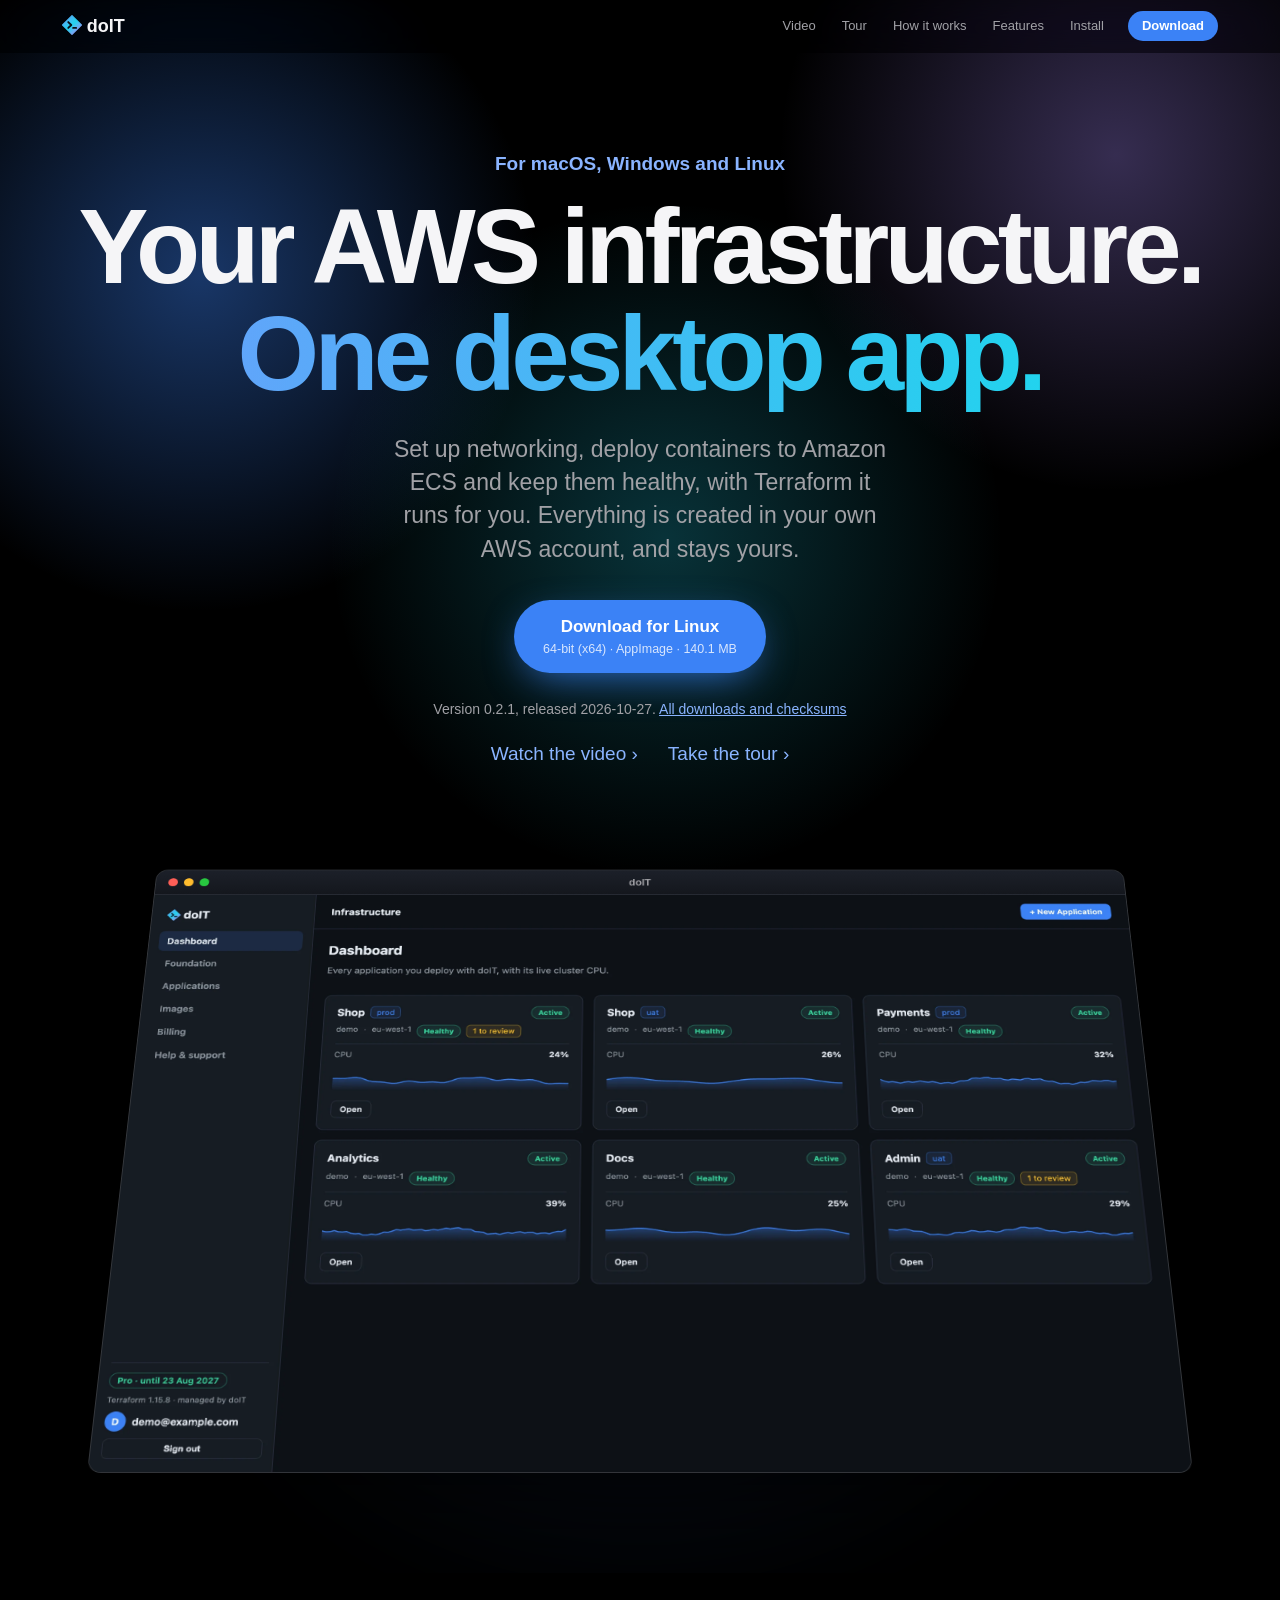
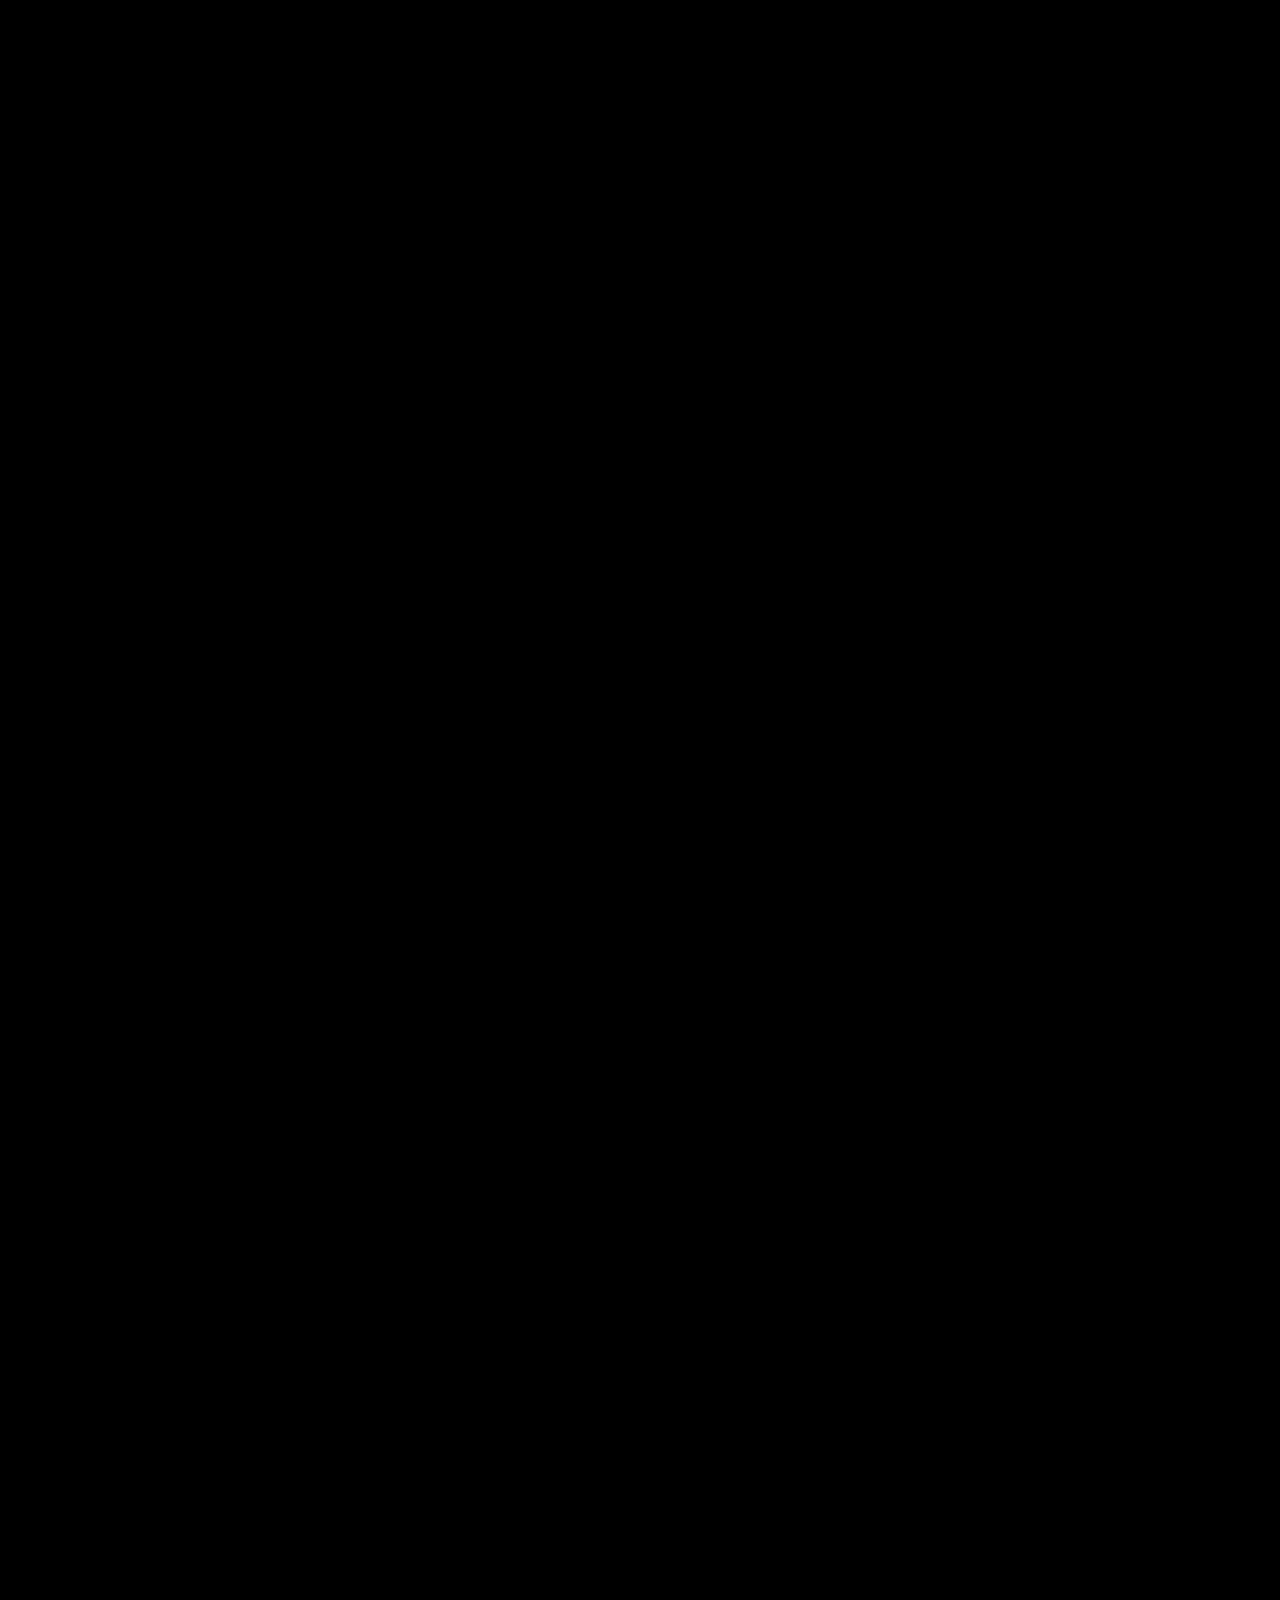
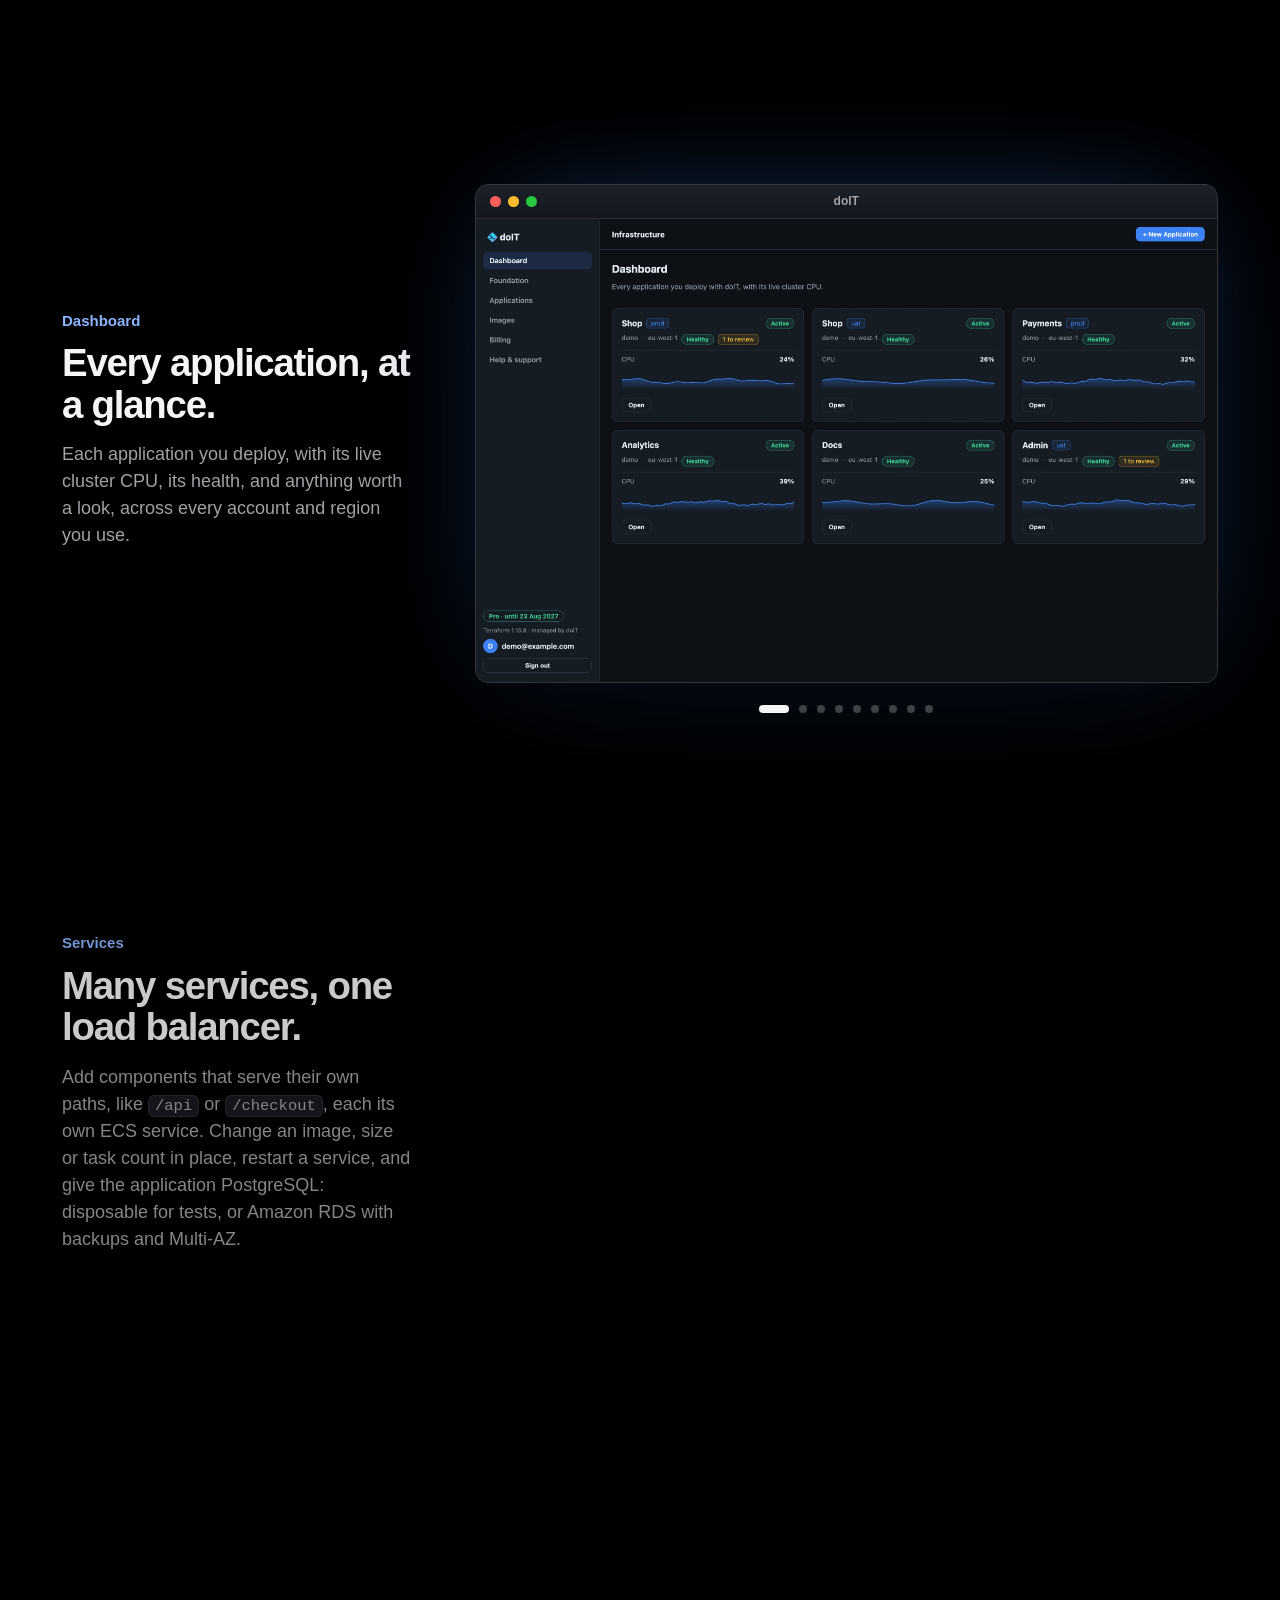
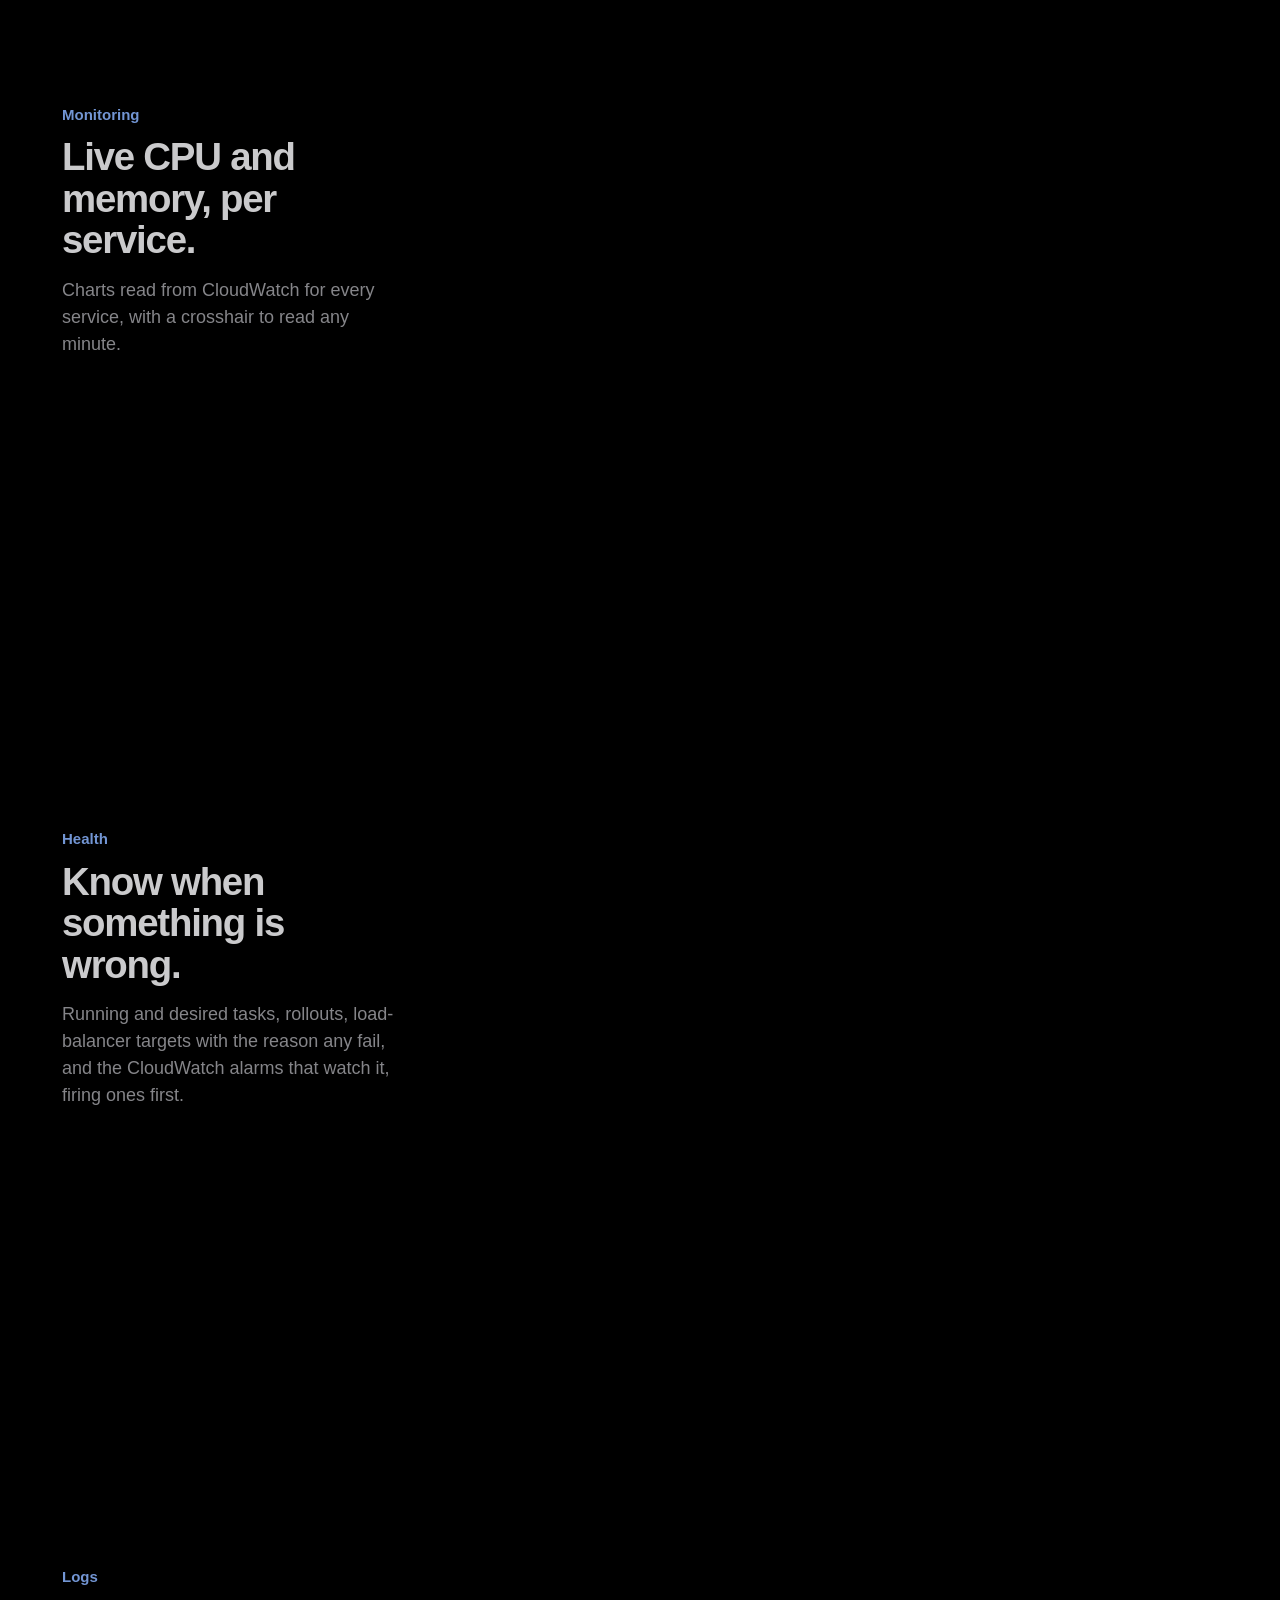
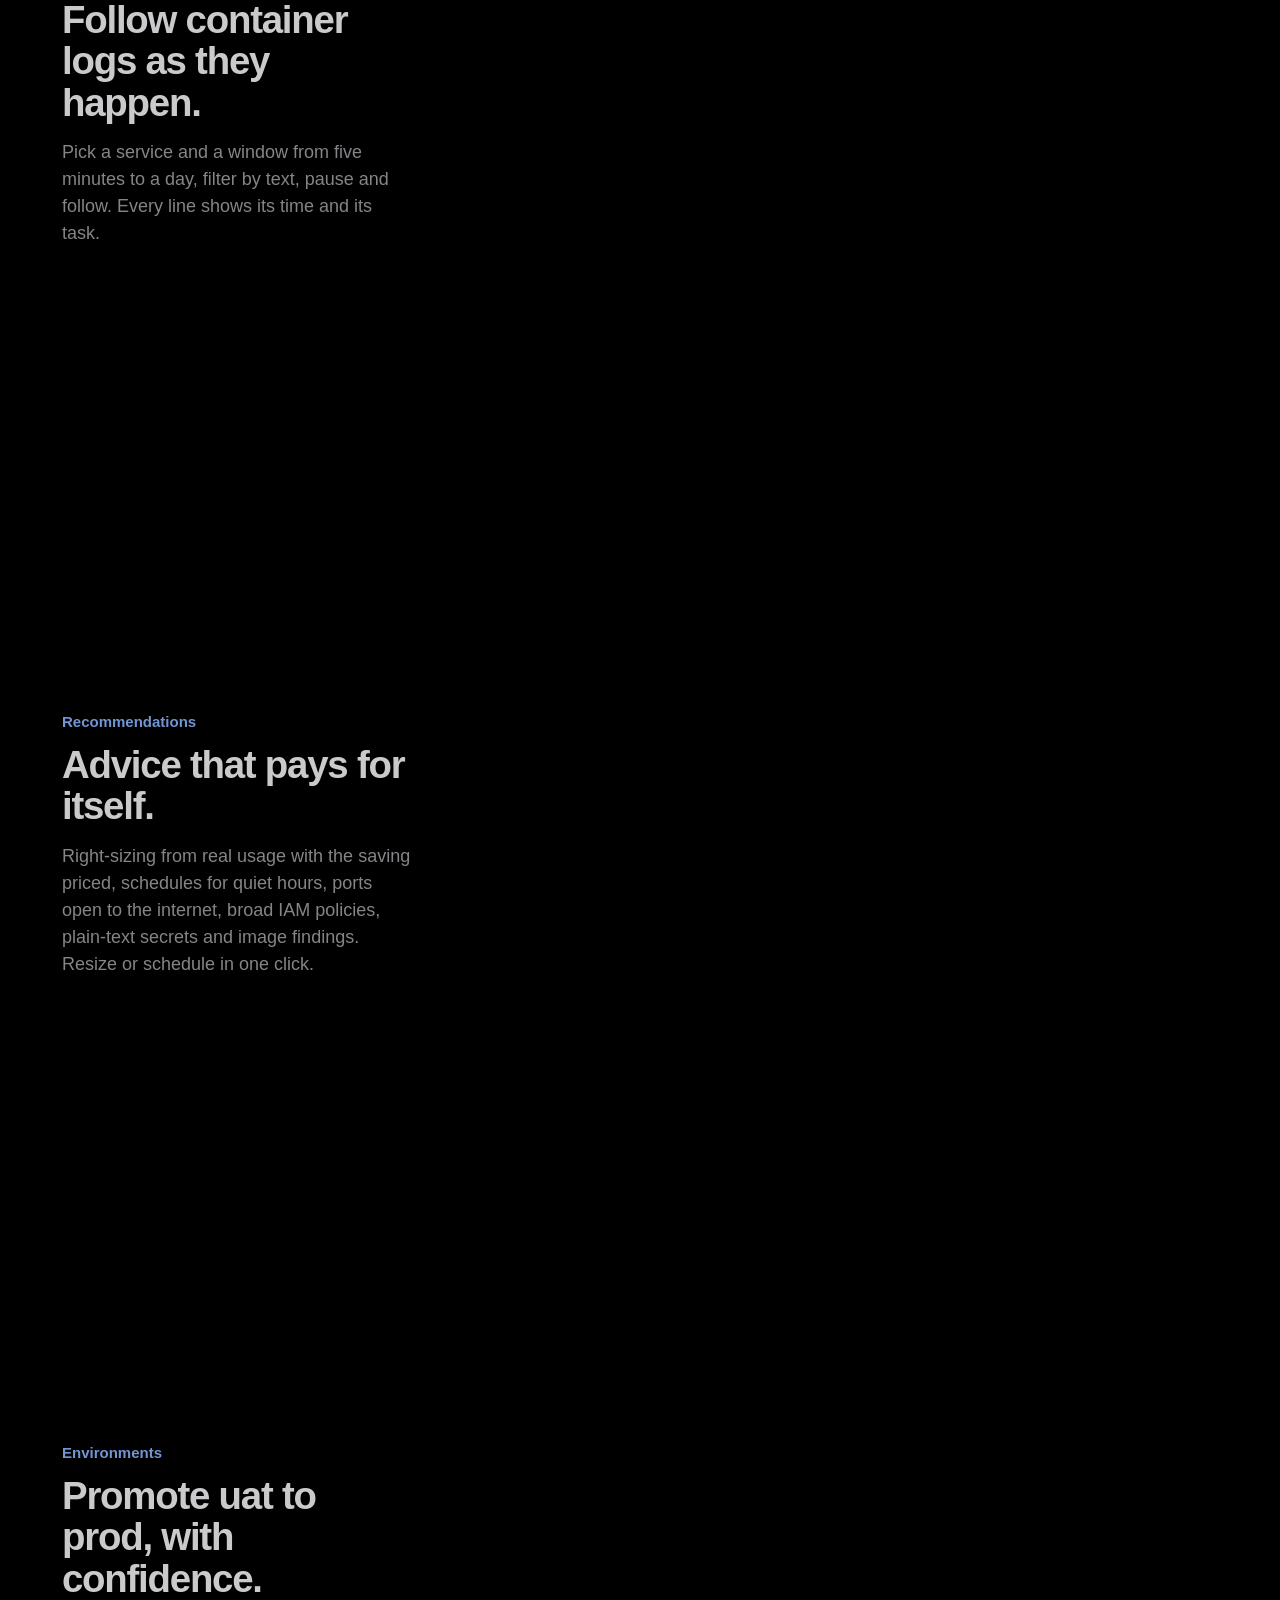
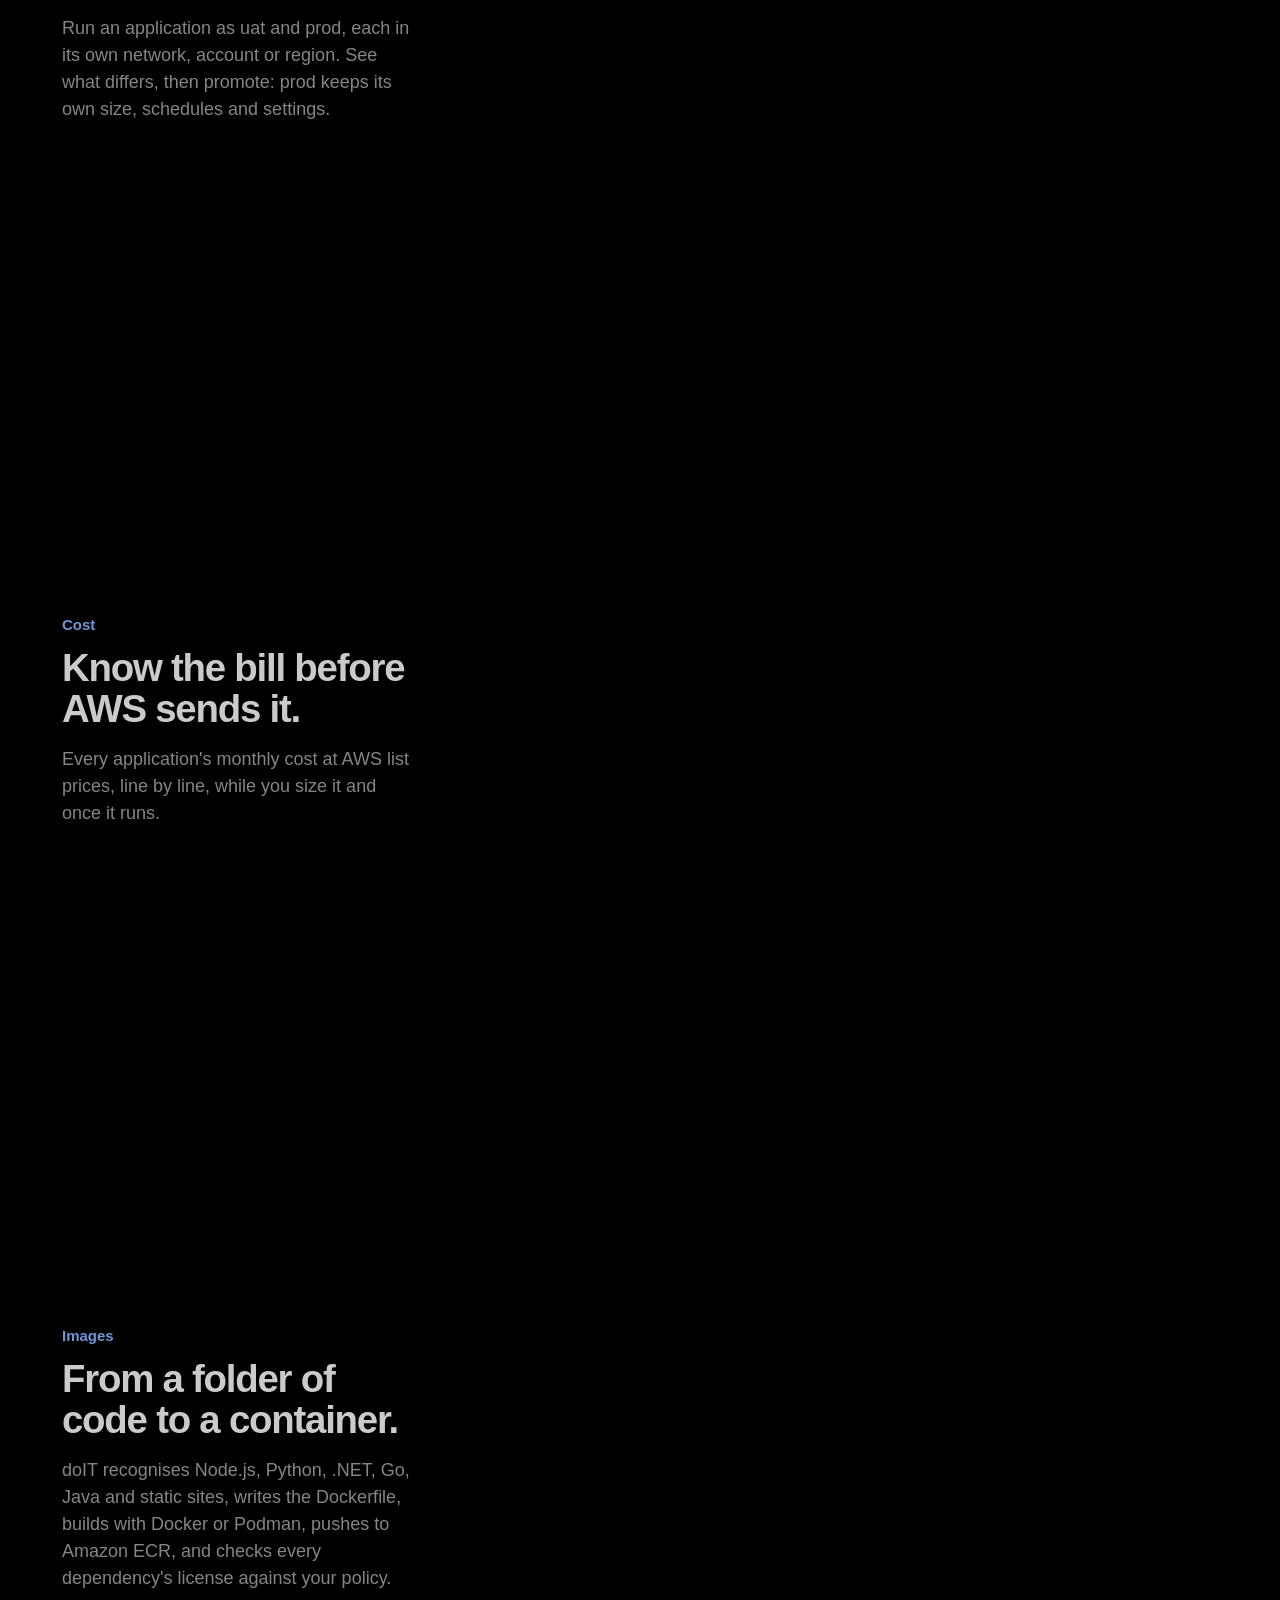
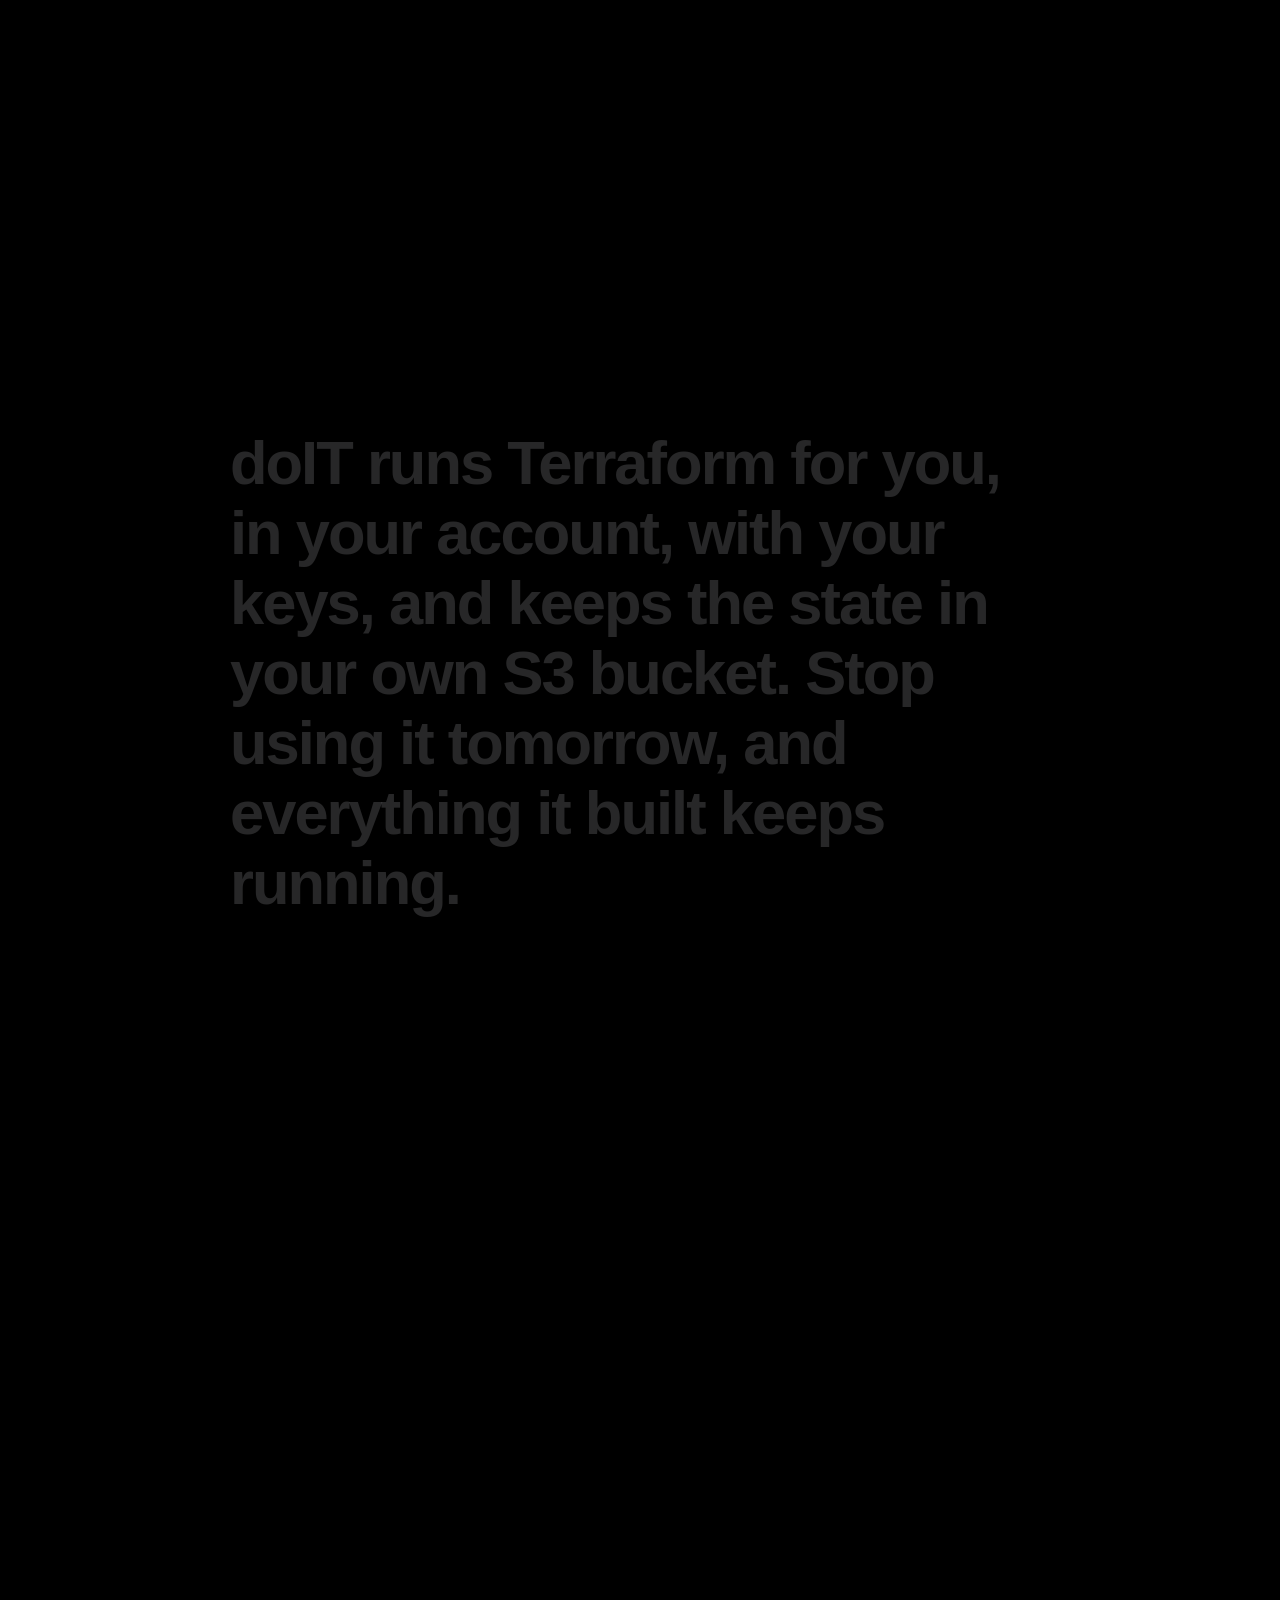
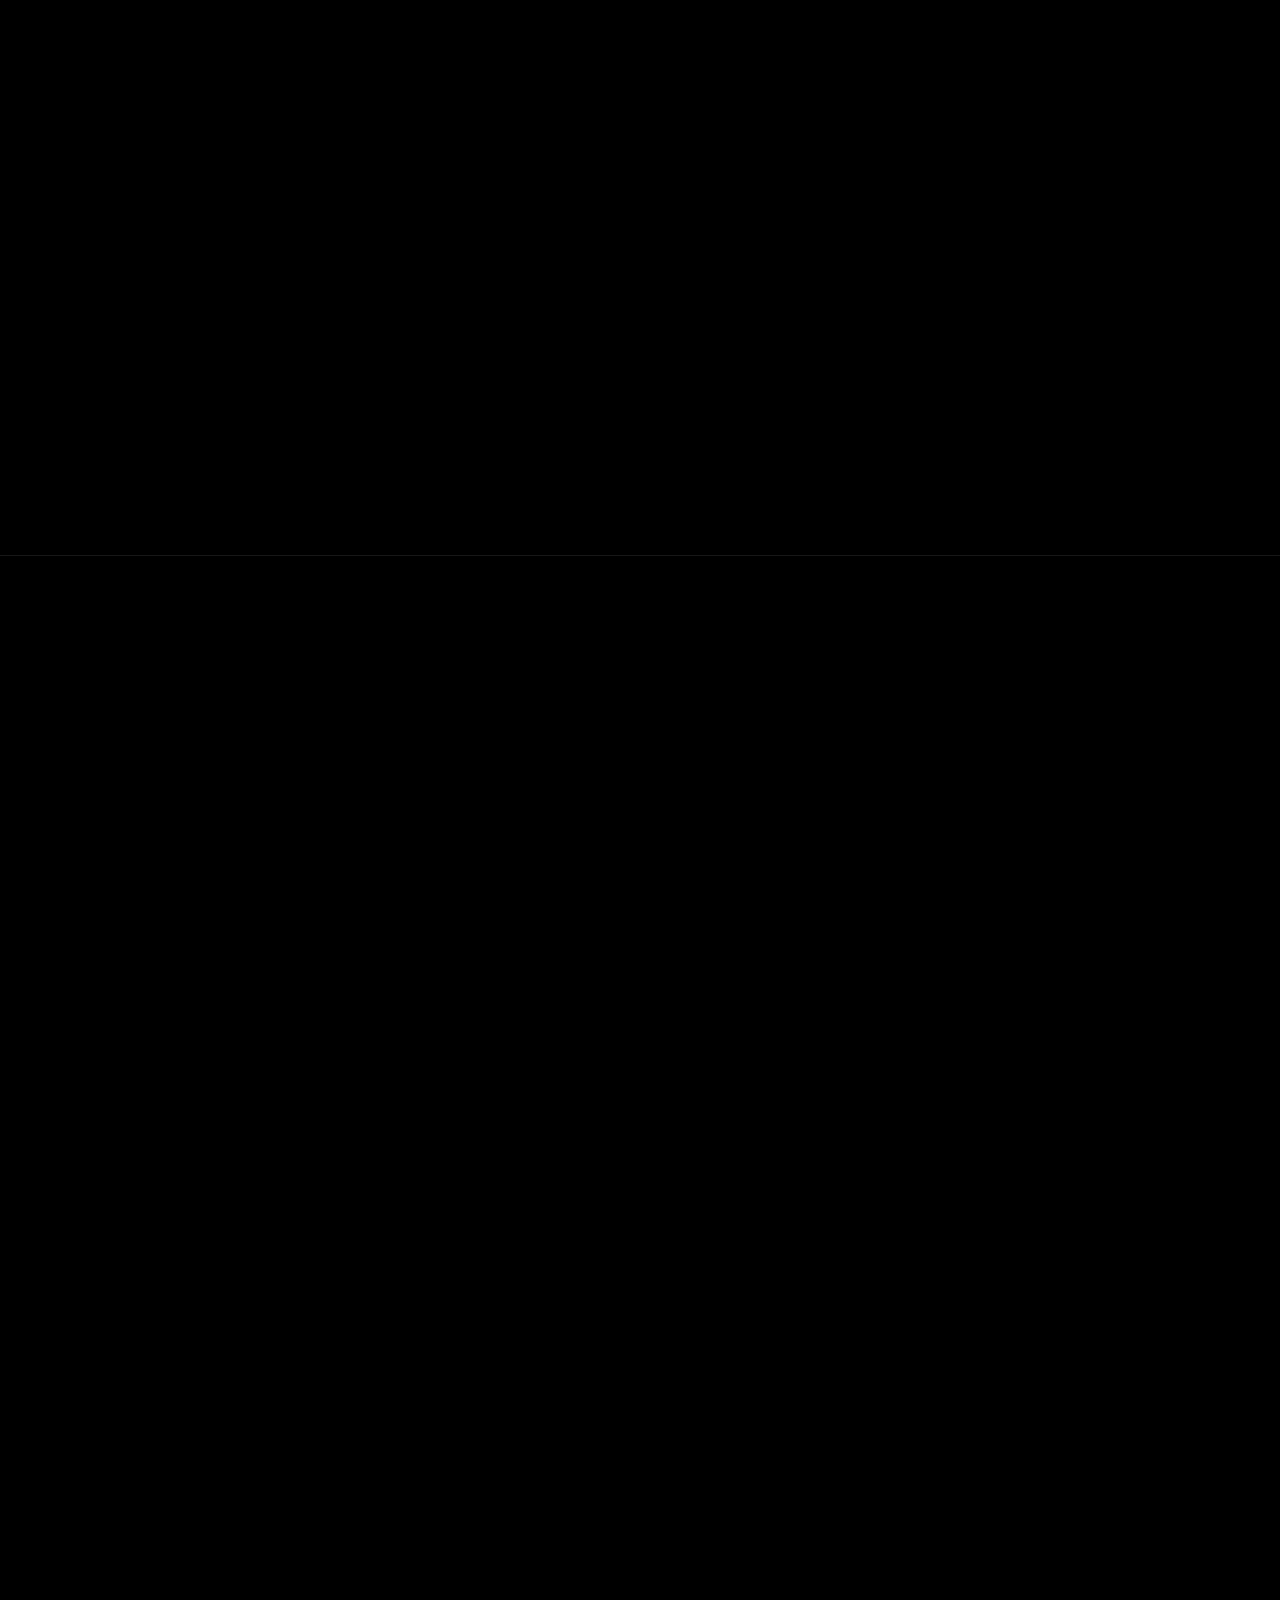
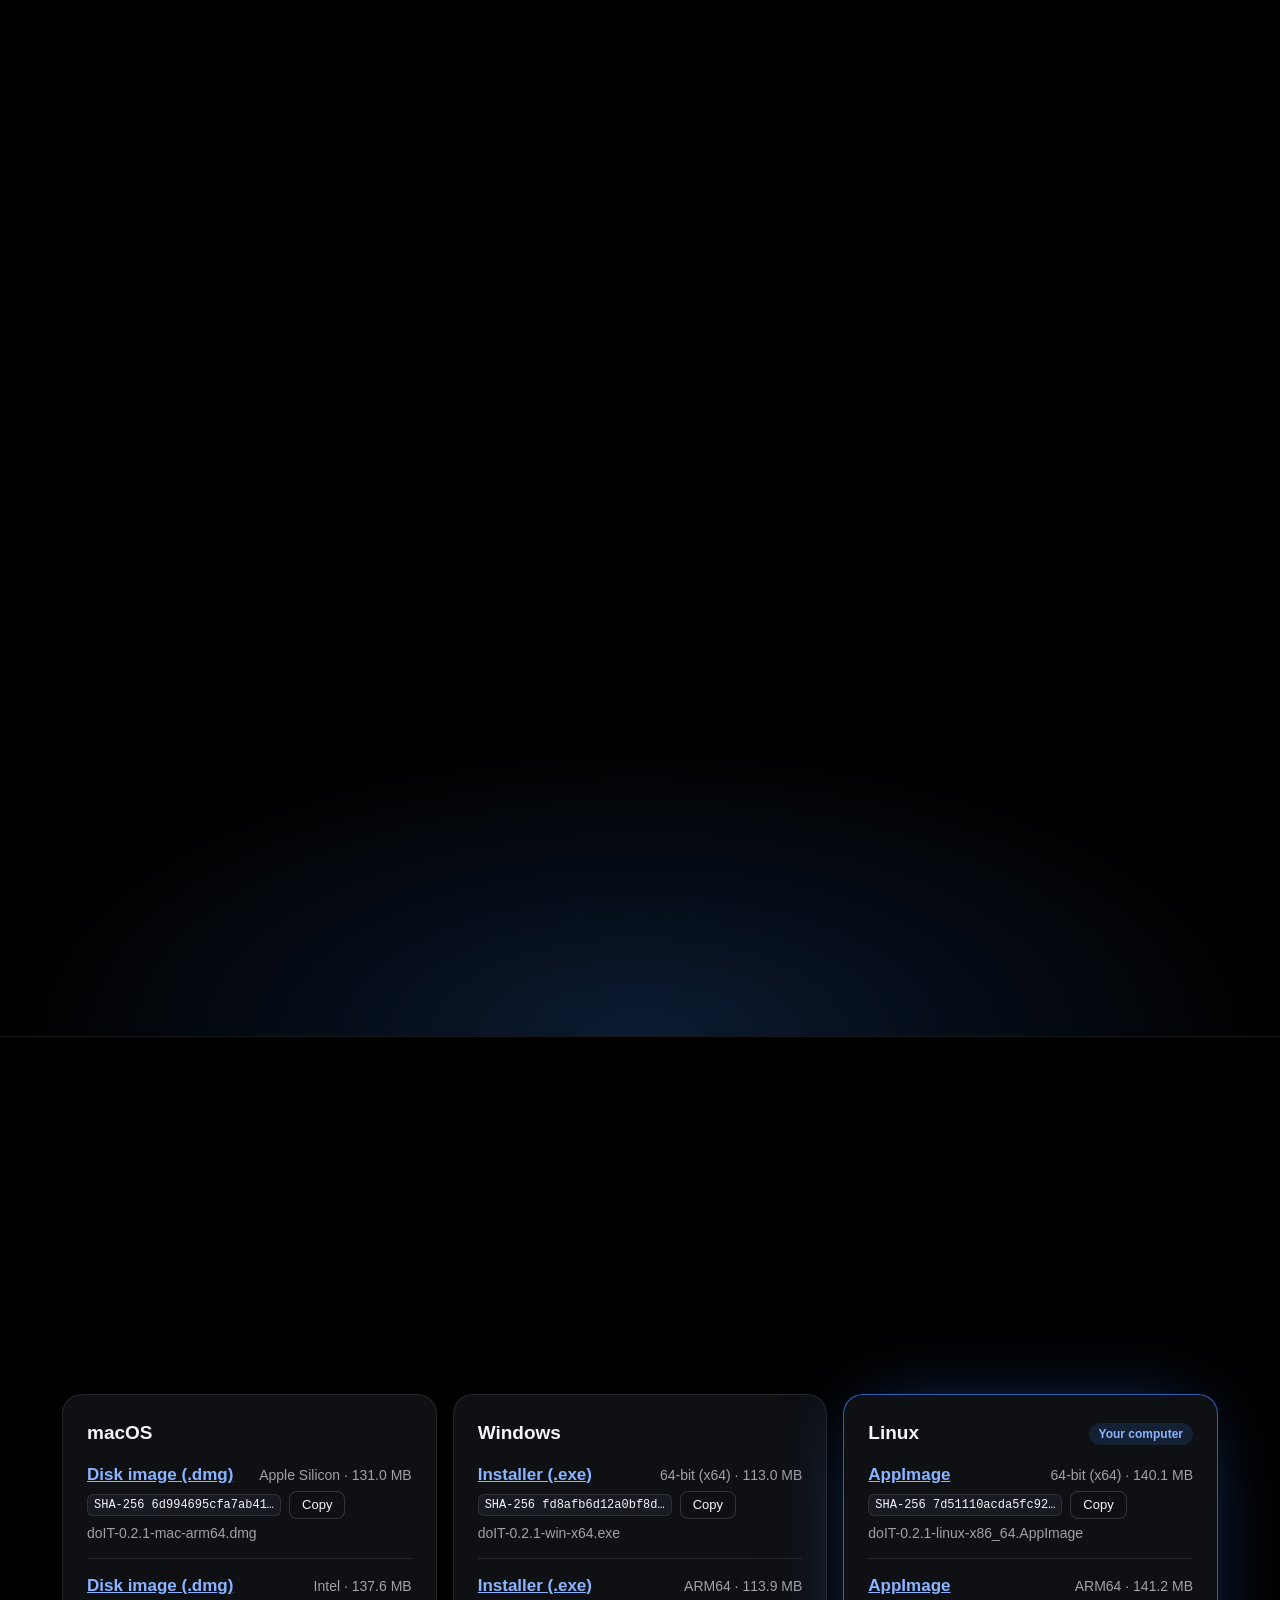
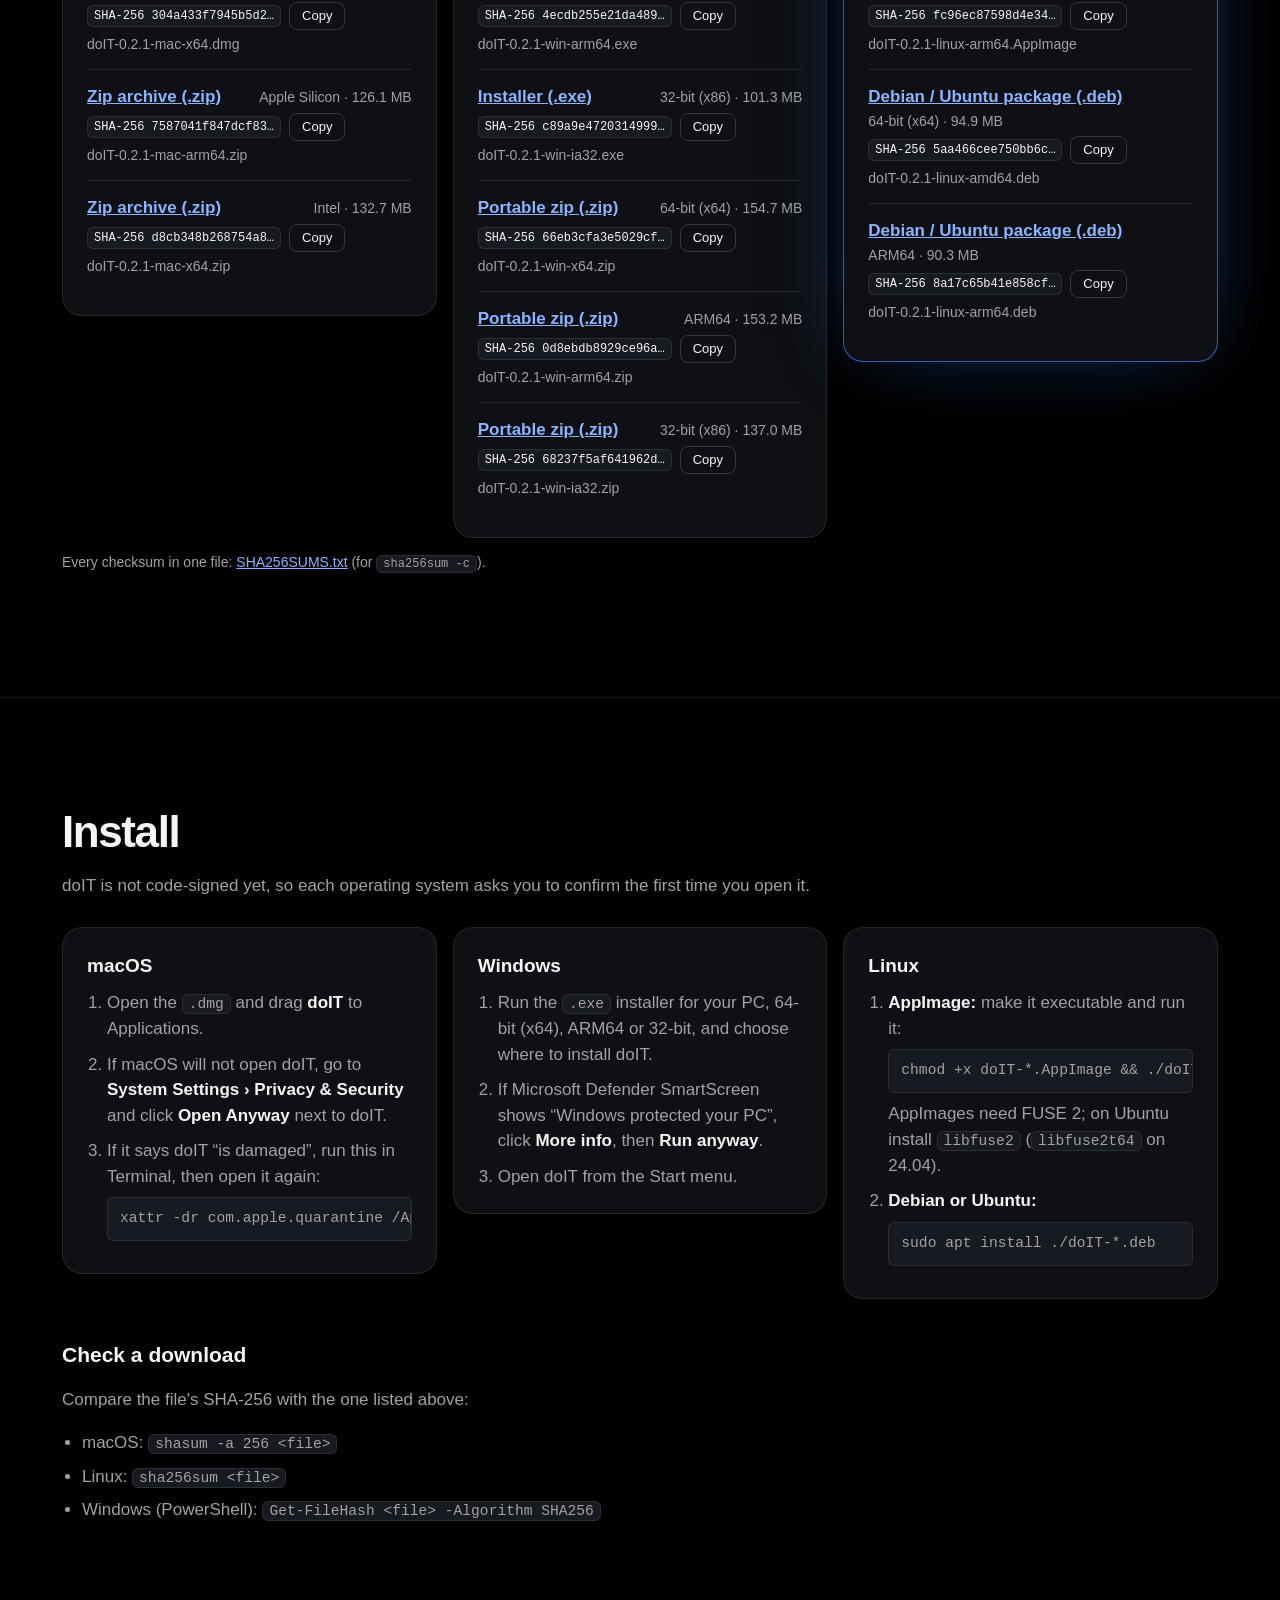
<file: index.html>
<!doctype html>
<html lang="en">
  <head>
    <meta charset="utf-8" />
    <meta name="viewport" content="width=device-width, initial-scale=1" />
    <meta
      http-equiv="Content-Security-Policy"
      content="default-src 'self'; script-src 'self'; style-src 'self'; img-src 'self' data:; connect-src 'self'; frame-src https://www.youtube-nocookie.com; base-uri 'none'; form-action 'none'"
    />
    <title>doIT · Your AWS infrastructure, one desktop app</title>
    <meta
      name="description"
      content="doIT is a desktop app that sets up AWS networking, deploys containers to Amazon ECS and keeps them running: live logs, health, costs, recommendations and environments. For Windows, macOS and Linux."
    />
    <meta name="theme-color" content="#000000" />
    <link rel="icon" href="favicon.svg" type="image/svg+xml" />
    <link rel="apple-touch-icon" href="apple-touch-icon.png" />
    <link rel="stylesheet" href="styles.css" />
    <script src="motion.js"></script>
    <script type="module" src="app.js"></script>
    <script type="module" src="video.js"></script>
  </head>
  <body>
    <header class="nav" id="nav">
      <div class="wrap nav-row">
        <a class="brand" href="#top" aria-label="doIT home"><img class="brand-mark" src="mark.svg" width="20" height="20" alt="" /> doIT</a>
        <nav aria-label="Sections">
          <a href="#video">Video</a>
          <a href="#tour">Tour</a>
          <a href="#how">How it works</a>
          <a href="#features">Features</a>
          <a href="#install">Install</a>
        </nav>
        <a class="nav-cta" href="#download">Download</a>
      </div>
    </header>

    <main id="top">
      <!-- ============ Hero ============ -->
      <section class="hero" id="hero">
        <div class="aurora" aria-hidden="true"><i></i><i></i><i></i></div>
        <div class="wrap hero-copy">
          <p class="eyebrow" data-reveal>For macOS, Windows and Linux</p>
          <h1 class="display" data-reveal>
            Your AWS infrastructure.<br />
            <span class="gradient-text">One desktop app.</span>
          </h1>
          <p class="lede" data-reveal>
            Set up networking, deploy containers to Amazon ECS and keep them healthy, with Terraform it runs for you.
            Everything is created in your own AWS account, and stays yours.
          </p>
          <div id="hero-download" class="hero-download" aria-live="polite" data-reveal>
            <p class="muted">Checking the latest release…</p>
          </div>
          <noscript>
            <p class="notice">Turn on JavaScript to see the downloads, or open <a href="releases.json">releases.json</a>.</p>
          </noscript>
          <p class="more-links" data-reveal>
            <a class="more-link" href="#video">Watch the video <span aria-hidden="true">›</span></a>
            <a class="more-link" href="#tour">Take the tour <span aria-hidden="true">›</span></a>
          </p>
        </div>
        <div class="hero-stage" id="hero-stage">
          <figure class="window hero-window">
            <div class="window-bar" aria-hidden="true"><span class="dots"><i></i><i></i><i></i></span><span class="window-title">doIT</span></div>
            <img
              src="screenshots/dashboard.webp"
              width="1440"
              height="900"
              fetchpriority="high"
              alt="doIT's dashboard: six applications across prod and uat, each with its live cluster CPU, health and anything to review."
            />
          </figure>
        </div>
      </section>

      <!-- ============ Stats ============ -->
      <section class="stats" aria-label="doIT in numbers">
        <div class="wrap stats-row">
          <div class="stat" data-reveal>
            <p class="stat-value"><span data-count="14">14</span></p>
            <p class="stat-label">installers: Intel and ARM, for macOS, Windows and Linux, and 32-bit Windows</p>
          </div>
          <div class="stat" data-reveal>
            <p class="stat-value"><span>0</span></p>
            <p class="stat-label">doIT servers between you and AWS. Your keys stay on your computer.</p>
          </div>
          <div class="stat" data-reveal>
            <p class="stat-value"><span data-count="100">100</span>%</p>
            <p class="stat-label">of what it builds lives in your own AWS account</p>
          </div>
        </div>
      </section>

      <!-- ============ Video ============ -->
      <section class="watch" id="video">
        <div class="wrap">
          <header class="intro" data-reveal>
            <p class="eyebrow">The video</p>
            <h2 class="headline">doIT in three minutes.</h2>
          </header>
          <!-- Plays on YouTube's privacy-enhanced player once clicked (video.js); until then nothing loads from YouTube. -->
          <figure class="window watch-window" data-reveal>
            <a class="video-poster" href="https://www.youtube.com/watch?v=2AR8W8Kp3f4" data-youtube="2AR8W8Kp3f4" aria-label="Play the doIT overview video, 3 minutes">
              <img src="video.webp" width="1280" height="720" loading="lazy" alt="" />
              <span class="video-play" aria-hidden="true"></span>
            </a>
          </figure>
        </div>
      </section>

      <!-- ============ Tour ============ -->
      <section class="tour" id="tour">
        <div class="wrap">
          <header class="intro" data-reveal>
            <p class="eyebrow">The tour</p>
            <h2 class="headline">Everything about an application.<br /><span class="gradient-text">On one page.</span></h2>
          </header>
          <div class="tour-grid">
            <div class="tour-steps">
              <article class="tour-step is-active" data-step="0">
                <p class="kicker">Dashboard</p>
                <h3>Every application, at a glance.</h3>
                <p>Each application you deploy, with its live cluster CPU, its health, and anything worth a look, across every account and region you use.</p>
                <figure class="window step-shot"><img src="screenshots/dashboard.webp" width="1440" height="900" loading="lazy" alt="The dashboard with six applications and their live CPU." /></figure>
              </article>
              <article class="tour-step" data-step="1">
                <p class="kicker">Services</p>
                <h3>Many services, one load balancer.</h3>
                <p>
                  Add components that serve their own paths, like <code>/api</code> or <code>/checkout</code>, each its own ECS service. Change an image,
                  size or task count in place, restart a service, and give the application PostgreSQL: disposable for tests, or Amazon RDS with backups and
                  Multi-AZ.
                </p>
                <figure class="window step-shot"><img src="screenshots/components.webp" width="1440" height="900" loading="lazy" alt="An application's three services, each with its route, tasks and health, above its RDS database." /></figure>
              </article>
              <article class="tour-step" data-step="2">
                <p class="kicker">Monitoring</p>
                <h3>Live CPU and memory, per service.</h3>
                <p>Charts read from CloudWatch for every service, with a crosshair to read any minute.</p>
                <figure class="window step-shot"><img src="screenshots/monitoring.webp" width="1440" height="900" loading="lazy" alt="CPU and memory charts for the web, api and checkout services." /></figure>
              </article>
              <article class="tour-step" data-step="3">
                <p class="kicker">Health</p>
                <h3>Know when something is wrong.</h3>
                <p>Running and desired tasks, rollouts, load-balancer targets with the reason any fail, and the CloudWatch alarms that watch it, firing ones first.</p>
                <figure class="window step-shot"><img src="screenshots/health.webp" width="1440" height="900" loading="lazy" alt="The Health section: a healthy application, its database and three CloudWatch alarms." /></figure>
              </article>
              <article class="tour-step" data-step="4">
                <p class="kicker">Logs</p>
                <h3>Follow container logs as they happen.</h3>
                <p>Pick a service and a window from five minutes to a day, filter by text, pause and follow. Every line shows its time and its task.</p>
                <figure class="window step-shot"><img src="screenshots/logs.webp" width="1440" height="900" loading="lazy" alt="Container logs of the web service, followed live, above the numbered deployments." /></figure>
              </article>
              <article class="tour-step" data-step="5">
                <p class="kicker">Recommendations</p>
                <h3>Advice that pays for itself.</h3>
                <p>
                  Right-sizing from real usage with the saving priced, schedules for quiet hours, ports open to the internet, broad IAM policies, plain-text
                  secrets and image findings. Resize or schedule in one click.
                </p>
                <figure class="window step-shot"><img src="screenshots/recommendations.webp" width="1440" height="900" loading="lazy" alt="Recommendations: resize an oversized service, schedule a quiet one and review image findings, with the monthly savings." /></figure>
              </article>
              <article class="tour-step" data-step="6">
                <p class="kicker">Environments</p>
                <h3>Promote uat to prod, with confidence.</h3>
                <p>Run an application as uat and prod, each in its own network, account or region. See what differs, then promote: prod keeps its own size, schedules and settings.</p>
                <figure class="window step-shot"><img src="screenshots/environments.webp" width="1440" height="900" loading="lazy" alt="The uat and prod environments side by side, with the images that differ and a Promote uat to prod button." /></figure>
              </article>
              <article class="tour-step" data-step="7">
                <p class="kicker">Cost</p>
                <h3>Know the bill before AWS sends it.</h3>
                <p>Every application's monthly cost at AWS list prices, line by line, while you size it and once it runs.</p>
                <figure class="window step-shot"><img src="screenshots/cost.webp" width="1440" height="900" loading="lazy" alt="A monthly cost estimate of about $460, line by line: instances, load balancer, addresses and the RDS database." /></figure>
              </article>
              <article class="tour-step" data-step="8">
                <p class="kicker">Images</p>
                <h3>From a folder of code to a container.</h3>
                <p>
                  doIT recognises Node.js, Python, .NET, Go, Java and static sites, writes the Dockerfile, builds with Docker or Podman, pushes to Amazon ECR,
                  and checks every dependency's license against your policy.
                </p>
                <figure class="window step-shot"><img src="screenshots/images.webp" width="1440" height="900" loading="lazy" alt="The Images page: a Node.js project detected, ready to build, with its dependency licenses checked." /></figure>
              </article>
            </div>
            <div class="tour-stage">
              <div class="tour-sticky">
                <figure class="window tour-window">
                  <div class="window-bar" aria-hidden="true"><span class="dots"><i></i><i></i><i></i></span><span class="window-title">doIT</span></div>
                  <div class="tour-screens">
                    <img class="is-active" data-step="0" src="screenshots/dashboard.webp" width="1440" height="900" alt="The dashboard with six applications and their live CPU." />
                    <img data-step="1" src="screenshots/components.webp" width="1440" height="900" loading="lazy" alt="An application's three services with their routes, tasks and health." />
                    <img data-step="2" src="screenshots/monitoring.webp" width="1440" height="900" loading="lazy" alt="CPU and memory charts per service." />
                    <img data-step="3" src="screenshots/health.webp" width="1440" height="900" loading="lazy" alt="The Health section with CloudWatch alarms." />
                    <img data-step="4" src="screenshots/logs.webp" width="1440" height="900" loading="lazy" alt="Container logs followed live." />
                    <img data-step="5" src="screenshots/recommendations.webp" width="1440" height="900" loading="lazy" alt="Recommendations with their monthly savings." />
                    <img data-step="6" src="screenshots/environments.webp" width="1440" height="900" loading="lazy" alt="The uat and prod environments, ready to promote." />
                    <img data-step="7" src="screenshots/cost.webp" width="1440" height="900" loading="lazy" alt="A monthly cost estimate, line by line." />
                    <img data-step="8" src="screenshots/images.webp" width="1440" height="900" loading="lazy" alt="A Node.js project ready to build, with its licenses checked." />
                  </div>
                </figure>
                <ol class="tour-dots" aria-label="Tour steps">
                  <li><button type="button" class="is-active" data-step="0" aria-label="Dashboard"></button></li>
                  <li><button type="button" data-step="1" aria-label="Services"></button></li>
                  <li><button type="button" data-step="2" aria-label="Monitoring"></button></li>
                  <li><button type="button" data-step="3" aria-label="Health"></button></li>
                  <li><button type="button" data-step="4" aria-label="Logs"></button></li>
                  <li><button type="button" data-step="5" aria-label="Recommendations"></button></li>
                  <li><button type="button" data-step="6" aria-label="Environments"></button></li>
                  <li><button type="button" data-step="7" aria-label="Cost"></button></li>
                  <li><button type="button" data-step="8" aria-label="Images"></button></li>
                </ol>
              </div>
            </div>
          </div>
        </div>
      </section>

      <!-- ============ Statement ============ -->
      <section class="statement" aria-label="What doIT stands for">
        <div class="wrap">
          <p class="scrub" data-scrub>
            doIT runs Terraform for you, in your account, with your keys, and keeps the state in your own S3 bucket. Stop using it tomorrow, and
            everything it built keeps running.
          </p>
        </div>
      </section>

      <!-- ============ How it works ============ -->
      <section class="how" id="how">
        <div class="wrap">
          <header class="intro" data-reveal>
            <p class="eyebrow">How it works</p>
            <h2 class="headline">Runs on your computer.<br /><span class="gradient-text">Builds in your account.</span></h2>
          </header>

          <figure class="flow" data-reveal aria-label="doIT on your computer runs Terraform, which builds a network, a load balancer, services and a database in your AWS account.">
            <div class="flow-node flow-you">
              <p class="flow-label">Your computer</p>
              <div class="chip chip-app"><img class="brand-mark" src="mark.svg" width="20" height="20" alt="" /> doIT</div>
              <div class="chip">Terraform <span class="chip-note">pinned · verified</span></div>
              <div class="chip">~/.aws <span class="chip-note">your keys</span></div>
            </div>
            <div class="flow-link" aria-hidden="true"><span class="flow-pulse"></span><span class="flow-caption">HTTPS, signed with your keys</span></div>
            <div class="flow-node flow-aws">
              <p class="flow-label">Your AWS account</p>
              <div class="vpc">
                <p class="vpc-label">VPC · public and private subnets · NAT</p>
                <div class="vpc-row">
                  <div class="chip chip-lb">Load balancer</div>
                  <div class="fan" aria-hidden="true"><i></i><i></i><i></i></div>
                  <div class="svc-stack">
                    <div class="chip chip-svc">web <span class="chip-note">/*</span></div>
                    <div class="chip chip-svc">api <span class="chip-note">/api/*</span></div>
                    <div class="chip chip-svc">checkout <span class="chip-note">/checkout/*</span></div>
                  </div>
                  <div class="fan fan-in" aria-hidden="true"><i></i><i></i><i></i></div>
                  <div class="chip chip-db">PostgreSQL</div>
                </div>
              </div>
              <div class="aws-row">
                <div class="chip">S3 state <span class="chip-note">with locking</span></div>
                <div class="chip">CloudWatch <span class="chip-note">metrics · logs · alarms</span></div>
                <div class="chip">ECR <span class="chip-note">your images</span></div>
              </div>
            </div>
          </figure>

          <ol class="how-steps">
            <li data-reveal>
              <h3>On your computer</h3>
              <p>doIT signs every AWS request with your own profile. Keys are checked with STS and never leave your machine.</p>
            </li>
            <li data-reveal>
              <h3>Terraform, handled</h3>
              <p>It downloads a pinned, checksum-verified Terraform release and runs it, one run at a time, with the output on screen.</p>
            </li>
            <li data-reveal>
              <h3>Built in your account</h3>
              <p>Networks, load balancers, ECS services and databases are created in your AWS account, on your bill, under your control.</p>
            </li>
            <li data-reveal>
              <h3>State you own</h3>
              <p>Terraform state lives in an S3 bucket in your account, with locking, so the desktop app and the CLI never collide.</p>
            </li>
          </ol>
        </div>
      </section>

      <!-- ============ Features ============ -->
      <section class="features" id="features">
        <div class="wrap">
          <header class="intro" data-reveal>
            <p class="eyebrow">Features</p>
            <h2 class="headline">Day one to day two hundred.</h2>
            <p class="lede">From the first network to the hundredth deployment, the work you would script, done in one place.</p>
          </header>
          <div class="bento">
            <article class="tile tile-cli" data-reveal>
              <div class="tile-copy">
                <p class="kicker">Config as code</p>
                <h3>The app, or one command.</h3>
                <p>Describe an application in YAML and apply it. Diff it in CI, export a running one, promote between environments. The <code>doit</code> command line comes to the installers in a later release.</p>
              </div>
              <div class="terminal" aria-label="An example terminal session with the doit CLI">
                <div class="terminal-bar" aria-hidden="true"><span class="dots"><i></i><i></i><i></i></span></div>
                <pre class="terminal-body" data-type><span class="t-line"><span class="t-prompt">$</span> doit diff -f shop.yaml --environment prod</span>
<span class="t-line t-out">~ web   image acme/shop-web:2.3.1 → 2.4.0</span>
<span class="t-line t-out">~ api   desired tasks 2 → 3</span>
<span class="t-line"><span class="t-prompt">$</span> doit apply -f shop.yaml --environment prod</span>
<span class="t-line t-out">Applying 2 changes to Shop (prod)…</span>
<span class="t-line t-ok">✓ Deployment #12 is running</span>
<span class="t-line"><span class="t-prompt">$</span> doit application health --id shop-prod</span>
<span class="t-line t-ok">✓ healthy · web 3/3 · api 3/3 · checkout 2/2</span></pre>
              </div>
            </article>

            <article class="tile" data-reveal>
              <svg class="icon" viewBox="0 0 24 24" aria-hidden="true"><circle cx="12" cy="5" r="2.2" /><circle cx="5" cy="18" r="2.2" /><circle cx="19" cy="18" r="2.2" /><path d="M12 7.2v4.3M12 11.5 6.4 16.2M12 11.5l5.6 4.7" /></svg>
              <h3>Networking, ready</h3>
              <p>A VPC with public and private subnets, NAT and endpoints, or adopt one you already have. doIT picks a free range if you don't.</p>
            </article>
            <article class="tile" data-reveal>
              <svg class="icon" viewBox="0 0 24 24" aria-hidden="true"><path d="M3.5 7.5 12 3l8.5 4.5v9L12 21l-8.5-4.5z" /><path d="M3.5 7.5 12 12l8.5-4.5M12 12v9" /></svg>
              <h3>No Dockerfile needed</h3>
              <p>Point at a project folder; doIT detects the stack, builds the image and pushes it to Amazon ECR.</p>
            </article>
            <article class="tile" data-reveal>
              <svg class="icon" viewBox="0 0 24 24" aria-hidden="true"><path d="M12 3 4.5 6v5.5c0 4.6 3.2 8.2 7.5 9.5 4.3-1.3 7.5-4.9 7.5-9.5V6z" /><path d="m8.5 12 2.5 2.5 4.5-5" /></svg>
              <h3>License policy</h3>
              <p>Every npm, PyPI, Go, Alpine, Debian and RPM package checked. Warn on or block what you forbid, and save the SBOM.</p>
            </article>
            <article class="tile" data-reveal>
              <svg class="icon" viewBox="0 0 24 24" aria-hidden="true"><path d="M4 12a8 8 0 1 0 2.4-5.7" /><path d="M4 4v4.5h4.5" /><path d="M12 8v4l3 2" /></svg>
              <h3>Roll back anything</h3>
              <p>Every apply is a numbered deployment. Edit in place, restart, retry a failed change or return to any earlier one.</p>
            </article>
            <article class="tile" data-reveal>
              <svg class="icon" viewBox="0 0 24 24" aria-hidden="true"><path d="M3 12h4l2.5-6 5 12 2.5-6h4" /></svg>
              <h3>Drift, caught</h3>
              <p>A read-only plan shows what changed outside doIT, a console hotfix or a deleted resource. Reconcile it in one click.</p>
            </article>
            <article class="tile" data-reveal>
              <svg class="icon" viewBox="0 0 24 24" aria-hidden="true"><ellipse cx="12" cy="5.5" rx="7" ry="2.5" /><path d="M5 5.5v13c0 1.4 3.1 2.5 7 2.5s7-1.1 7-2.5v-13" /><path d="M5 12c0 1.4 3.1 2.5 7 2.5s7-1.1 7-2.5" /></svg>
              <h3>PostgreSQL, two ways</h3>
              <p>Versions 16 to 18: a disposable task for tests, or Amazon RDS with backups, Multi-AZ, snapshots and in-place upgrades.</p>
            </article>
            <article class="tile" data-reveal>
              <svg class="icon" viewBox="0 0 24 24" aria-hidden="true"><circle cx="12" cy="12" r="8.5" /><path d="M12 7v5l3.5 2" /></svg>
              <h3>Scheduled capacity</h3>
              <p>Four tasks on weekdays, one at night, in your time zone. AWS applies the schedule even while doIT is closed.</p>
            </article>
            <article class="tile" data-reveal>
              <svg class="icon" viewBox="0 0 24 24" aria-hidden="true"><rect x="5" y="10.5" width="14" height="10" rx="2" /><path d="M8 10.5V7.5a4 4 0 0 1 8 0v3" /></svg>
              <h3>Never stuck</h3>
              <p>A run that stopped half-way can leave a state lock. doIT shows who holds it and releases it once nothing uses it.</p>
            </article>
          </div>
        </div>
      </section>

      <!-- ============ Yours ============ -->
      <section class="keep">
        <div class="wrap keep-inner" data-reveal>
          <p class="eyebrow">Yours to keep</p>
          <h2 class="headline">Your infrastructure never depends on doIT.</h2>
          <p class="lede">
            In every plan, and after a plan lapses: destroy and teardown, forget, export, and read-only access to everything you built. doIT never
            disables, degrades or deletes what runs in your account.
          </p>
        </div>
      </section>

      <!-- ============ Download ============ -->
      <section id="download" class="section download">
        <div class="wrap">
          <header class="intro" data-reveal>
            <p class="eyebrow">Download</p>
            <h2 class="headline">Get doIT.</h2>
            <p id="release-meta" class="lede"></p>
          </header>
          <div id="downloads" class="grid platforms"></div>
          <p id="checksums" class="muted small"></p>
        </div>
      </section>

      <section id="install" class="section">
        <div class="wrap">
          <h2 class="subtitle">Install</h2>
          <p class="muted">doIT is not code-signed yet, so each operating system asks you to confirm the first time you open it.</p>
          <div class="grid platforms">
            <article class="card" id="install-mac">
              <h3>macOS</h3>
              <ol>
                <li>Open the <code>.dmg</code> and drag <strong>doIT</strong> to Applications.</li>
                <li>If macOS will not open doIT, go to <strong>System Settings › Privacy &amp; Security</strong> and click <strong>Open Anyway</strong> next to doIT.</li>
                <li>
                  If it says doIT “is damaged”, run this in Terminal, then open it again:
                  <code class="block">xattr -dr com.apple.quarantine /Applications/doIT.app</code>
                </li>
              </ol>
            </article>
            <article class="card" id="install-windows">
              <h3>Windows</h3>
              <ol>
                <li>Run the <code>.exe</code> installer for your PC, 64-bit (x64), ARM64 or 32-bit, and choose where to install doIT.</li>
                <li>If Microsoft Defender SmartScreen shows “Windows protected your PC”, click <strong>More info</strong>, then <strong>Run anyway</strong>.</li>
                <li>Open doIT from the Start menu.</li>
              </ol>
            </article>
            <article class="card" id="install-linux">
              <h3>Linux</h3>
              <ol>
                <li>
                  <strong>AppImage:</strong> make it executable and run it:
                  <code class="block">chmod +x doIT-*.AppImage &amp;&amp; ./doIT-*.AppImage</code>
                  AppImages need FUSE 2; on Ubuntu install <code>libfuse2</code> (<code>libfuse2t64</code> on 24.04).
                </li>
                <li>
                  <strong>Debian or Ubuntu:</strong>
                  <code class="block">sudo apt install ./doIT-*.deb</code>
                </li>
              </ol>
            </article>
          </div>
          <h3 class="subhead">Check a download</h3>
          <p class="muted">Compare the file's SHA-256 with the one listed above:</p>
          <ul class="checks">
            <li>macOS: <code>shasum -a 256 &lt;file&gt;</code></li>
            <li>Linux: <code>sha256sum &lt;file&gt;</code></li>
            <li>Windows (PowerShell): <code>Get-FileHash &lt;file&gt; -Algorithm SHA256</code></li>
          </ul>
        </div>
      </section>

      <section id="requirements" class="section">
        <div class="wrap">
          <h2 class="subtitle">Requirements</h2>
          <ul class="requirements">
            <li>A Mac (Apple Silicon or Intel), a Windows PC (x64, ARM64 or 32-bit), or a 64-bit Linux PC (x64 or ARM64).</li>
            <li>An AWS account, and access keys or an AWS CLI profile for it. They stay on your computer and are never sent to doIT.</li>
            <li>Docker or Podman, only to build container images.</li>
            <li>Internet access: doIT downloads Terraform on first use and talks to AWS.</li>
          </ul>
        </div>
      </section>
    </main>

    <footer class="site-footer">
      <div class="wrap footer-row">
        <span><img class="brand-mark" src="mark.svg" width="20" height="20" alt="" /> doIT</span>
        <span><span id="footer-version" class="muted"></span> <a href="privacy.html">Privacy policy</a></span>
      </div>
    </footer>
  </body>
</html>
</file>
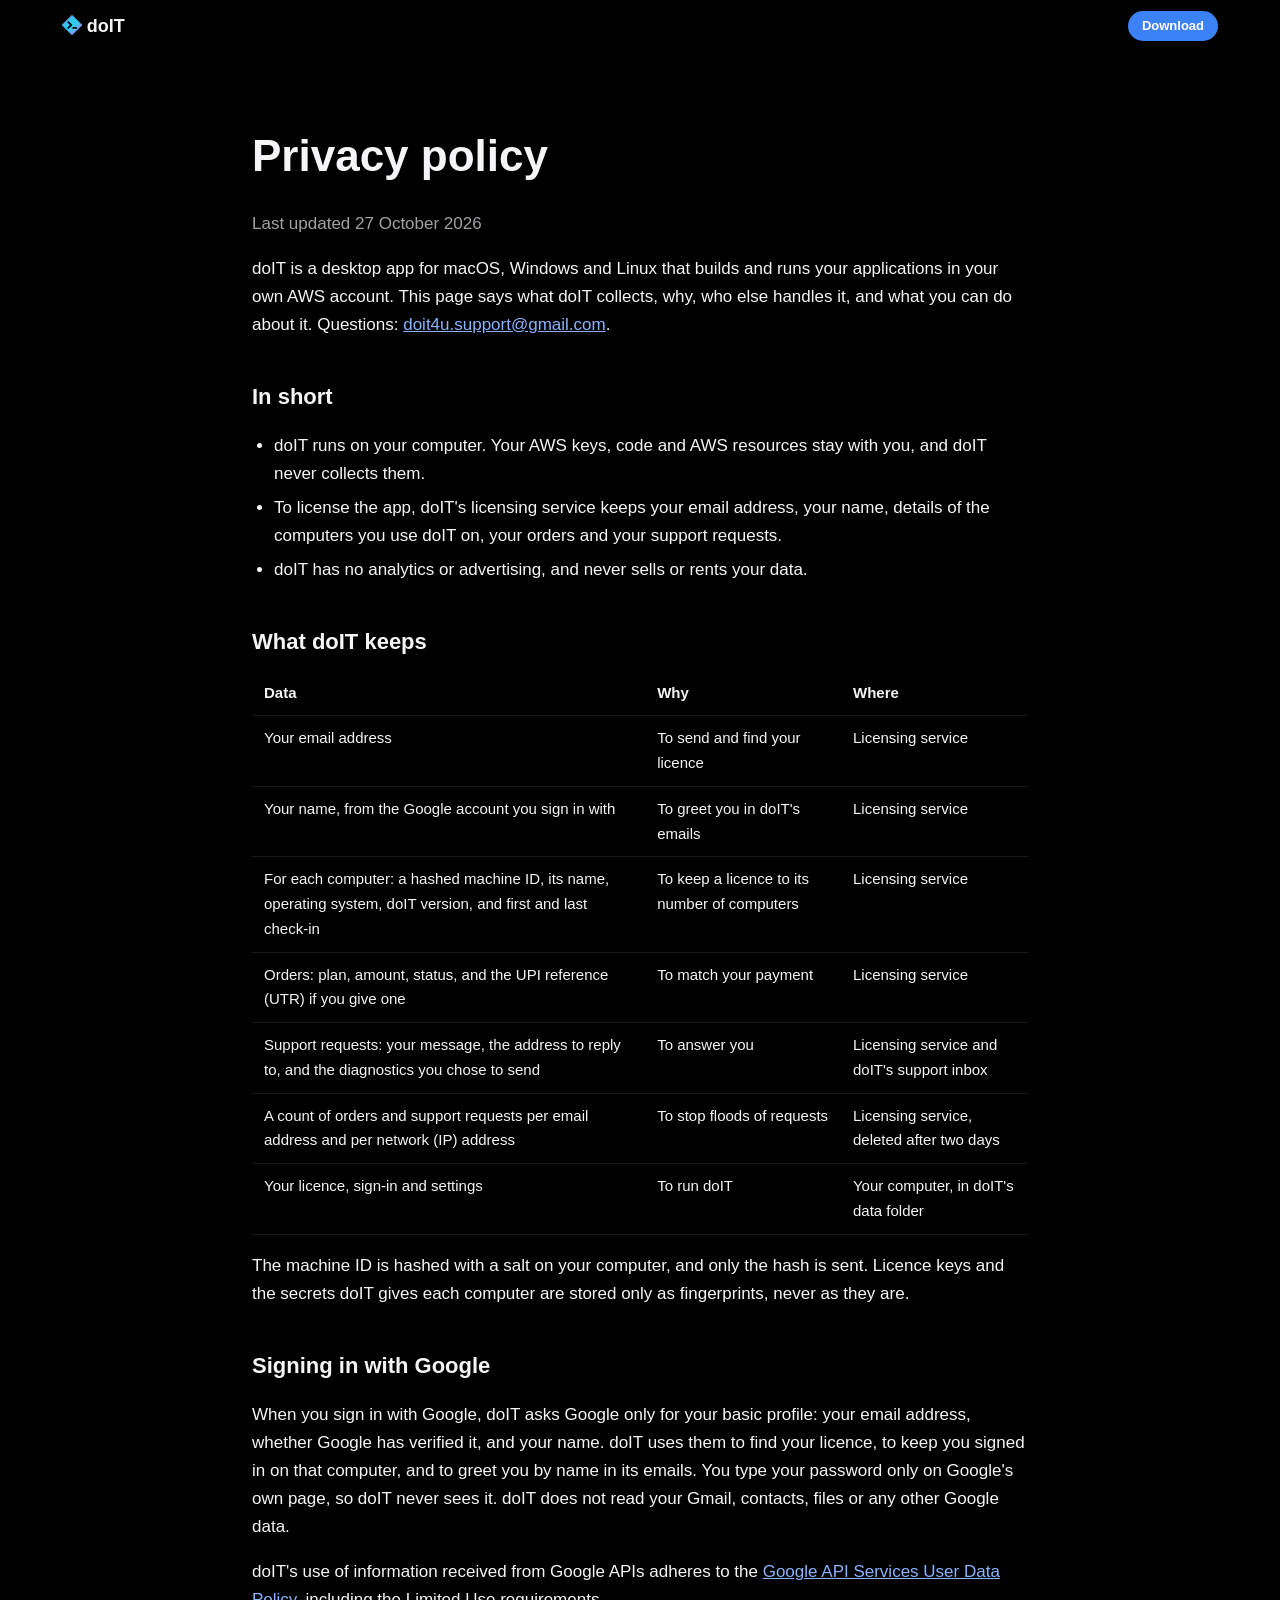
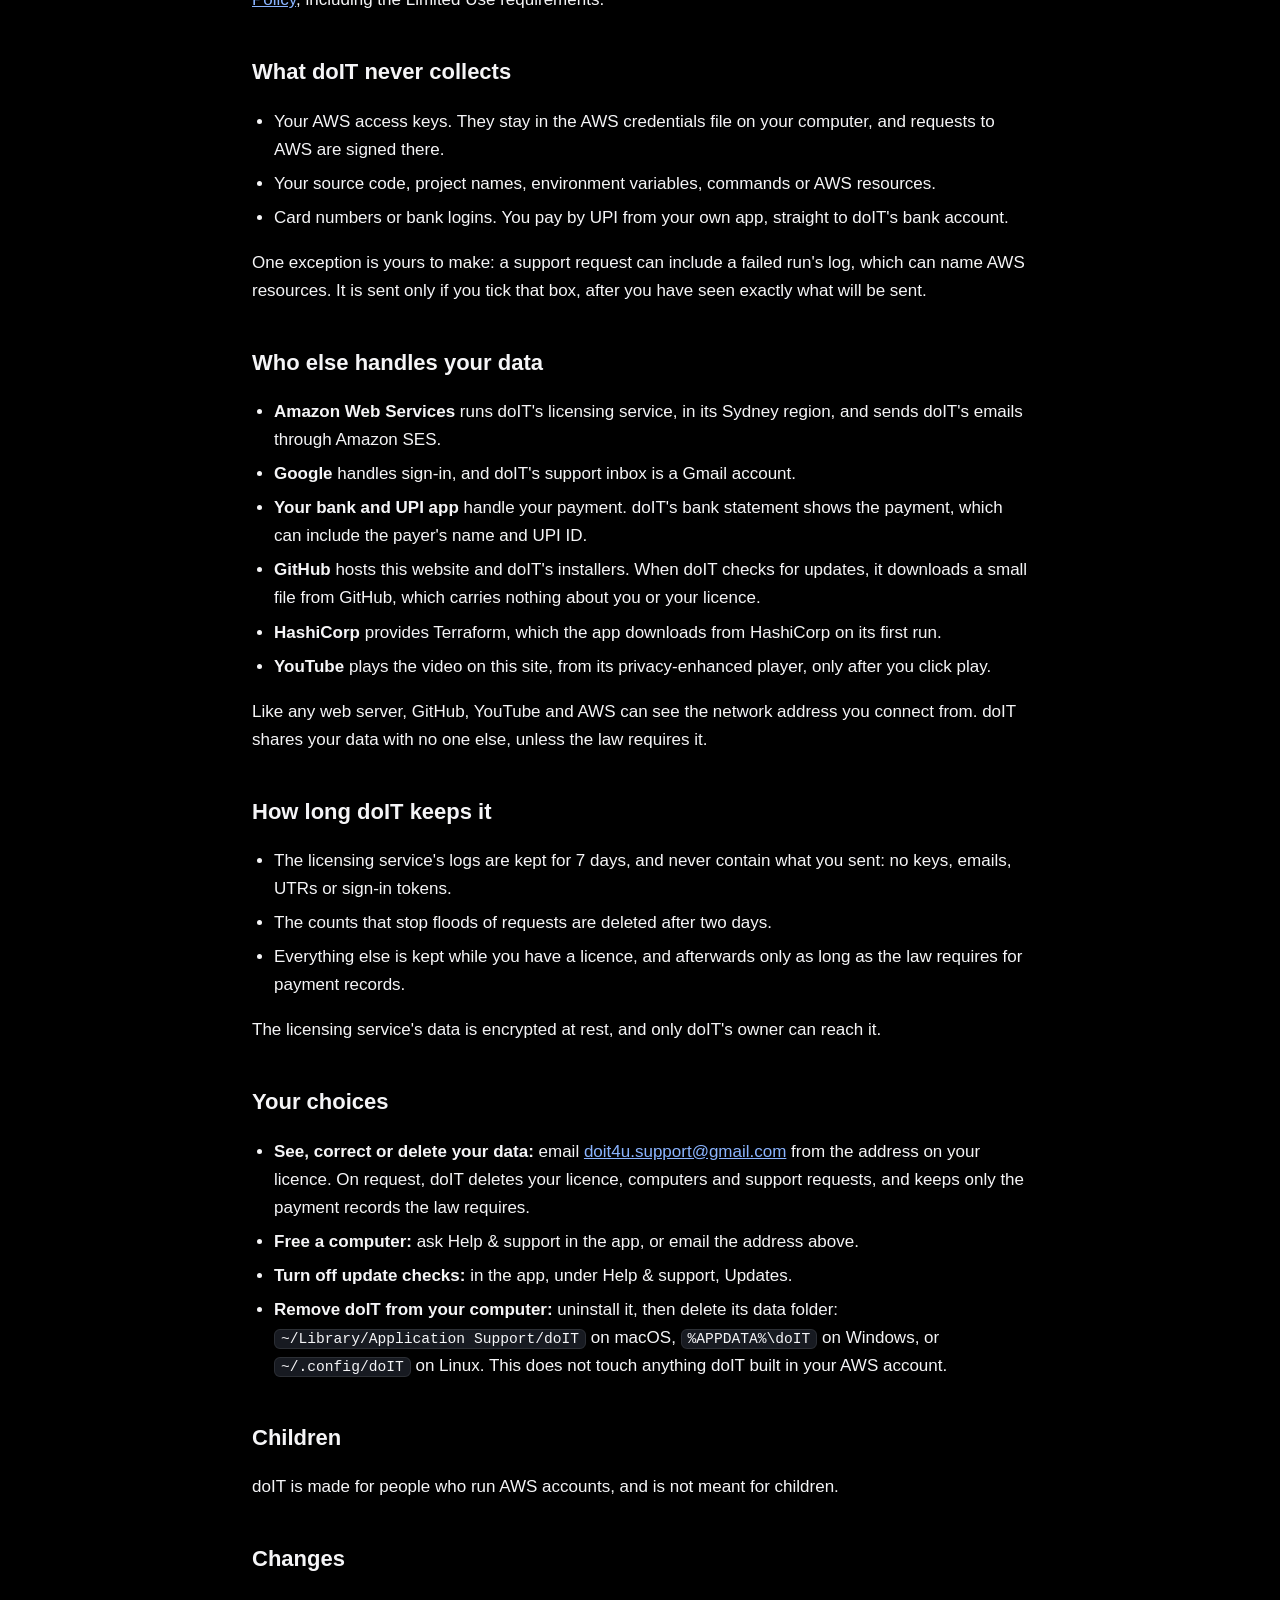
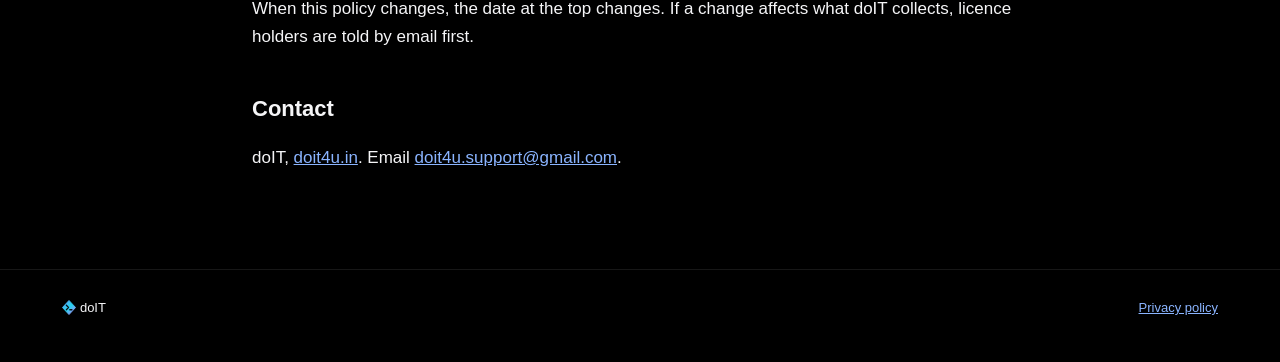
<file: privacy.html>
<!doctype html>
<html lang="en">
  <head>
    <meta charset="utf-8" />
    <meta name="viewport" content="width=device-width, initial-scale=1" />
    <meta
      http-equiv="Content-Security-Policy"
      content="default-src 'self'; script-src 'self'; style-src 'self'; img-src 'self' data:; connect-src 'self'; base-uri 'none'; form-action 'none'"
    />
    <title>Privacy policy · doIT</title>
    <meta name="description" content="What doIT collects, why, who handles it, and how to have it deleted." />
    <meta name="theme-color" content="#000000" />
    <link rel="icon" href="favicon.svg" type="image/svg+xml" />
    <link rel="apple-touch-icon" href="apple-touch-icon.png" />
    <link rel="stylesheet" href="styles.css" />
  </head>
  <body>
    <header class="nav" id="nav">
      <div class="wrap nav-row">
        <a class="brand" href="./" aria-label="doIT home"><img class="brand-mark" src="mark.svg" width="20" height="20" alt="" /> doIT</a>
        <a class="nav-cta" href="./#download">Download</a>
      </div>
    </header>

    <main class="wrap legal">
      <h1>Privacy policy</h1>
      <p class="muted">Last updated 27 October 2026</p>

      <p>
        doIT is a desktop app for macOS, Windows and Linux that builds and runs your applications in your own AWS account. This page
        says what doIT collects, why, who else handles it, and what you can do about it. Questions:
        <a href="mailto:doit4u.support@gmail.com">doit4u.support@gmail.com</a>.
      </p>

      <h2>In short</h2>
      <ul>
        <li>doIT runs on your computer. Your AWS keys, code and AWS resources stay with you, and doIT never collects them.</li>
        <li>To license the app, doIT's licensing service keeps your email address, your name, details of the computers you use doIT on, your orders and your support requests.</li>
        <li>doIT has no analytics or advertising, and never sells or rents your data.</li>
      </ul>

      <h2>What doIT keeps</h2>
      <div class="legal-table">
        <table>
          <thead>
            <tr><th>Data</th><th>Why</th><th>Where</th></tr>
          </thead>
          <tbody>
            <tr><td>Your email address</td><td>To send and find your licence</td><td>Licensing service</td></tr>
            <tr><td>Your name, from the Google account you sign in with</td><td>To greet you in doIT's emails</td><td>Licensing service</td></tr>
            <tr>
              <td>For each computer: a hashed machine ID, its name, operating system, doIT version, and first and last check-in</td>
              <td>To keep a licence to its number of computers</td>
              <td>Licensing service</td>
            </tr>
            <tr><td>Orders: plan, amount, status, and the UPI reference (UTR) if you give one</td><td>To match your payment</td><td>Licensing service</td></tr>
            <tr>
              <td>Support requests: your message, the address to reply to, and the diagnostics you chose to send</td>
              <td>To answer you</td>
              <td>Licensing service and doIT's support inbox</td>
            </tr>
            <tr>
              <td>A count of orders and support requests per email address and per network (IP) address</td>
              <td>To stop floods of requests</td>
              <td>Licensing service, deleted after two days</td>
            </tr>
            <tr><td>Your licence, sign-in and settings</td><td>To run doIT</td><td>Your computer, in doIT's data folder</td></tr>
          </tbody>
        </table>
      </div>
      <p>
        The machine ID is hashed with a salt on your computer, and only the hash is sent. Licence keys and the secrets doIT gives each
        computer are stored only as fingerprints, never as they are.
      </p>

      <h2>Signing in with Google</h2>
      <p>
        When you sign in with Google, doIT asks Google only for your basic profile: your email address, whether Google has verified it,
        and your name. doIT uses them to find your licence, to keep you signed in on that computer, and to greet you by name in its
        emails. You type your password only on Google's own page, so doIT never sees it. doIT does not read your Gmail, contacts, files
        or any other Google data.
      </p>
      <p>
        doIT's use of information received from Google APIs adheres to the
        <a href="https://developers.google.com/terms/api-services-user-data-policy">Google API Services User Data Policy</a>, including
        the Limited Use requirements.
      </p>

      <h2>What doIT never collects</h2>
      <ul>
        <li>Your AWS access keys. They stay in the AWS credentials file on your computer, and requests to AWS are signed there.</li>
        <li>Your source code, project names, environment variables, commands or AWS resources.</li>
        <li>Card numbers or bank logins. You pay by UPI from your own app, straight to doIT's bank account.</li>
      </ul>
      <p>
        One exception is yours to make: a support request can include a failed run's log, which can name AWS resources. It is sent only
        if you tick that box, after you have seen exactly what will be sent.
      </p>

      <h2>Who else handles your data</h2>
      <ul>
        <li><strong>Amazon Web Services</strong> runs doIT's licensing service, in its Sydney region, and sends doIT's emails through Amazon SES.</li>
        <li><strong>Google</strong> handles sign-in, and doIT's support inbox is a Gmail account.</li>
        <li><strong>Your bank and UPI app</strong> handle your payment. doIT's bank statement shows the payment, which can include the payer's name and UPI ID.</li>
        <li><strong>GitHub</strong> hosts this website and doIT's installers. When doIT checks for updates, it downloads a small file from GitHub, which carries nothing about you or your licence.</li>
        <li><strong>HashiCorp</strong> provides Terraform, which the app downloads from HashiCorp on its first run.</li>
        <li><strong>YouTube</strong> plays the video on this site, from its privacy-enhanced player, only after you click play.</li>
      </ul>
      <p>
        Like any web server, GitHub, YouTube and AWS can see the network address you connect from. doIT shares your data with no one
        else, unless the law requires it.
      </p>

      <h2>How long doIT keeps it</h2>
      <ul>
        <li>The licensing service's logs are kept for 7 days, and never contain what you sent: no keys, emails, UTRs or sign-in tokens.</li>
        <li>The counts that stop floods of requests are deleted after two days.</li>
        <li>Everything else is kept while you have a licence, and afterwards only as long as the law requires for payment records.</li>
      </ul>
      <p>The licensing service's data is encrypted at rest, and only doIT's owner can reach it.</p>

      <h2>Your choices</h2>
      <ul>
        <li><strong>See, correct or delete your data:</strong> email <a href="mailto:doit4u.support@gmail.com">doit4u.support@gmail.com</a> from the address on your licence. On request, doIT deletes your licence, computers and support requests, and keeps only the payment records the law requires.</li>
        <li><strong>Free a computer:</strong> ask Help &amp; support in the app, or email the address above.</li>
        <li><strong>Turn off update checks:</strong> in the app, under Help &amp; support, Updates.</li>
        <li>
          <strong>Remove doIT from your computer:</strong> uninstall it, then delete its data folder:
          <code>~/Library/Application Support/doIT</code> on macOS, <code>%APPDATA%\doIT</code> on Windows, or <code>~/.config/doIT</code> on Linux.
          This does not touch anything doIT built in your AWS account.
        </li>
      </ul>

      <h2>Children</h2>
      <p>doIT is made for people who run AWS accounts, and is not meant for children.</p>

      <h2>Changes</h2>
      <p>
        When this policy changes, the date at the top changes. If a change affects what doIT collects, licence holders are told by email
        first.
      </p>

      <h2>Contact</h2>
      <p>
        doIT, <a href="https://doit4u.in">doit4u.in</a>. Email <a href="mailto:doit4u.support@gmail.com">doit4u.support@gmail.com</a>.
      </p>
    </main>

    <footer class="site-footer">
      <div class="wrap footer-row">
        <span><img class="brand-mark" src="mark.svg" width="20" height="20" alt="" /> doIT</span>
        <span><a href="privacy.html">Privacy policy</a></span>
      </div>
    </footer>
  </body>
</html>
</file>
<file: styles.css>
/* doIT website: dark, like the desktop app. Motion is in motion.js; without it, or for a visitor
   who asks for reduced motion, everything is shown as it ends up. */
:root {
  --bg: #000;
  --bg-elev: #0e1014;
  --bg-elev-2: #171a21;
  --border: rgba(255, 255, 255, 0.09);
  --border-strong: rgba(255, 255, 255, 0.16);
  --text: #f5f5f7;
  --muted: #a1a1a6;
  --primary: #3b82f6;
  --primary-hover: #2f6fe0;
  --primary-soft: rgba(59, 130, 246, 0.14);
  --primary-text: #8ab4ff;
  --cyan: #22d3ee;
  --violet: #a78bfa;
  --green: #34d399;
  --radius: 20px;
  --ease: cubic-bezier(0.22, 1, 0.36, 1);
  --gutter: 22px;
  color-scheme: dark;
}

* {
  box-sizing: border-box;
}
html {
  scroll-behavior: smooth;
  background: var(--bg);
}
body {
  margin: 0;
  background: var(--bg);
  color: var(--text);
  font-family: -apple-system, BlinkMacSystemFont, 'SF Pro Text', 'Segoe UI Variable Text', 'Segoe UI', Roboto, Helvetica, Arial, sans-serif;
  font-size: 17px;
  line-height: 1.5;
  overflow-wrap: break-word;
  overflow-x: clip;
  -webkit-font-smoothing: antialiased;
}
[id] {
  scroll-margin-top: 64px;
}
a {
  color: var(--primary-text);
}
img {
  max-width: 100%;
}
code {
  font-family: ui-monospace, SFMono-Regular, Menlo, Consolas, monospace;
  font-size: 0.86em;
  background: var(--bg-elev-2);
  border: 1px solid var(--border);
  border-radius: 6px;
  padding: 1px 6px;
}
code.block {
  display: block;
  margin: 8px 0;
  padding: 10px 12px;
  overflow-x: auto;
  white-space: pre;
}
.wrap {
  max-width: 1200px;
  margin: 0 auto;
  padding: 0 var(--gutter);
}
.muted {
  color: var(--muted);
}
.small {
  font-size: 14px;
}
.visually-hidden {
  position: absolute;
  width: 1px;
  height: 1px;
  overflow: hidden;
  clip: rect(0 0 0 0);
  white-space: nowrap;
}

/* ---- Type ---- */
.display {
  font-size: clamp(44px, 8.2vw, 108px);
  line-height: 1.02;
  letter-spacing: -0.045em;
  font-weight: 700;
  margin: 0;
}
.headline {
  font-size: clamp(34px, 5.6vw, 72px);
  line-height: 1.05;
  letter-spacing: -0.038em;
  font-weight: 700;
  margin: 0;
}
.eyebrow {
  margin: 0 0 14px;
  font-size: clamp(15px, 1.5vw, 19px);
  font-weight: 600;
  color: var(--primary-text);
}
.lede {
  font-size: clamp(18px, 2vw, 23px);
  line-height: 1.45;
  color: var(--muted);
  margin: 20px 0 0;
}
.kicker {
  margin: 0;
  font-size: 15px;
  font-weight: 600;
  color: var(--primary-text);
}
.gradient-text {
  background: linear-gradient(90deg, #60a5fa, var(--cyan), var(--violet), #60a5fa);
  background-size: 300% 100%;
  -webkit-background-clip: text;
  background-clip: text;
  color: transparent;
  animation: shimmer 10s linear infinite;
}
@keyframes shimmer {
  to {
    background-position: 300% 0;
  }
}
.intro {
  text-align: center;
  max-width: 920px;
  margin: 0 auto 72px;
}
.intro .lede {
  max-width: 44ch;
  margin-left: auto;
  margin-right: auto;
}
.more-link {
  display: inline-block;
  margin-top: 6px;
  font-size: 19px;
  text-decoration: none;
}
.more-link:hover {
  text-decoration: underline;
}
.more-links {
  display: flex;
  flex-wrap: wrap;
  justify-content: center;
  gap: 0 30px;
  margin: 0;
}

/* ---- Navigation ---- */
.nav {
  position: fixed;
  inset: 0 0 auto;
  z-index: 20;
  background: rgba(0, 0, 0, 0.55);
  backdrop-filter: saturate(180%) blur(20px);
  -webkit-backdrop-filter: saturate(180%) blur(20px);
  border-bottom: 1px solid transparent;
  transition: border-color 0.4s, background 0.4s;
}
.nav.is-scrolled {
  background: rgba(0, 0, 0, 0.72);
  border-bottom-color: var(--border);
}
.nav-row {
  display: flex;
  align-items: center;
  gap: 24px;
  min-height: 52px;
}
.brand {
  color: var(--text);
  font-weight: 700;
  font-size: 18px;
  text-decoration: none;
  margin-right: auto;
}
.brand-mark {
  width: 1.1em;
  height: 1.1em;
  vertical-align: -0.2em;
}
.nav nav {
  display: flex;
  gap: 26px;
}
.nav nav a {
  color: var(--muted);
  text-decoration: none;
  font-size: 13px;
  transition: color 0.2s;
}
.nav nav a:hover {
  color: var(--text);
}
.nav-cta {
  font-size: 13px;
  font-weight: 600;
  color: #fff;
  text-decoration: none;
  background: var(--primary);
  padding: 5px 14px;
  border-radius: 999px;
  transition: background 0.2s;
}
.nav-cta:hover {
  background: var(--primary-hover);
}

/* ---- Hero ---- */
.hero {
  position: relative;
  padding: 150px 0 0;
  overflow: hidden;
  text-align: center;
}
.hero::after {
  content: '';
  position: absolute;
  inset: auto 0 0;
  height: 220px;
  background: linear-gradient(transparent, var(--bg));
  pointer-events: none;
}
.hero-copy {
  position: relative;
  z-index: 1;
  display: grid;
  justify-items: center;
}
.hero .lede {
  max-width: 40ch;
  margin: 26px auto 34px;
}
.hero-download {
  min-height: 110px;
  display: grid;
  justify-items: center;
}
.hero-download .buttons {
  justify-content: center;
}
.aurora {
  position: absolute;
  inset: -10% -20% auto;
  height: 1200px;
  pointer-events: none;
}
.aurora i {
  position: absolute;
  width: 60vw;
  height: 60vw;
  max-width: 900px;
  max-height: 900px;
  border-radius: 50%;
  animation: drift 20s ease-in-out infinite alternate;
}
.aurora i:nth-child(1) {
  left: 4%;
  top: 4%;
  background: radial-gradient(circle, rgba(59, 130, 246, 0.42), transparent 62%);
}
.aurora i:nth-child(2) {
  right: 2%;
  top: -6%;
  background: radial-gradient(circle, rgba(167, 139, 250, 0.32), transparent 62%);
  animation-duration: 26s;
  animation-delay: -8s;
}
.aurora i:nth-child(3) {
  left: 30%;
  top: 26%;
  background: radial-gradient(circle, rgba(34, 211, 238, 0.24), transparent 62%);
  animation-duration: 32s;
  animation-delay: -14s;
}
@keyframes drift {
  from {
    transform: translate3d(-5%, -3%, 0) scale(1);
  }
  to {
    transform: translate3d(7%, 5%, 0) scale(1.18);
  }
}
.hero-stage {
  /* 0 at the top of the page, 1 once scrolled: motion.js sets it. Flat without it. */
  --p: 1;
  position: relative;
  z-index: 1;
  max-width: 1160px;
  margin: 72px auto 0;
  padding: 0 var(--gutter);
  perspective: 2200px;
}
.hero-stage::before {
  content: '';
  position: absolute;
  inset: 8% 10% -6%;
  background: radial-gradient(closest-side, rgba(59, 130, 246, 0.45), transparent);
  filter: blur(40px);
  opacity: calc(0.35 + var(--p) * 0.5);
}
.hero-window {
  position: relative;
  transform-origin: 50% 0%;
  transform: rotateX(calc((1 - var(--p)) * 26deg)) scale(calc(0.86 + var(--p) * 0.14)) translateY(calc((1 - var(--p)) * 40px));
  will-change: transform;
}

/* ---- App window ---- */
.window {
  margin: 0;
  border-radius: 14px;
  overflow: hidden;
  background: #0d1117;
  border: 1px solid var(--border-strong);
  box-shadow:
    0 50px 120px -30px rgba(0, 0, 0, 0.9),
    0 0 0 1px rgba(255, 255, 255, 0.03) inset;
}
.window-bar {
  position: relative;
  display: flex;
  align-items: center;
  height: 34px;
  padding: 0 14px;
  background: linear-gradient(#1c2029, #14171d);
  border-bottom: 1px solid rgba(255, 255, 255, 0.06);
}
.dots {
  display: flex;
  gap: 7px;
}
.dots i {
  width: 11px;
  height: 11px;
  border-radius: 50%;
  background: #ff5f57;
}
.dots i:nth-child(2) {
  background: #febc2e;
}
.dots i:nth-child(3) {
  background: #28c840;
}
.window-title {
  position: absolute;
  left: 50%;
  transform: translateX(-50%);
  font-size: 12px;
  font-weight: 600;
  color: var(--muted);
}
.window img {
  display: block;
  width: 100%;
  height: auto;
}

/* ---- Stats ---- */
.stats {
  padding: 120px 0 40px;
}
.stats-row {
  display: grid;
  grid-template-columns: repeat(3, minmax(0, 1fr));
  gap: 40px;
}
.stat {
  border-top: 1px solid var(--border-strong);
  padding-top: 24px;
}
.stat-value {
  margin: 0;
  font-size: clamp(60px, 9vw, 116px);
  font-weight: 700;
  letter-spacing: -0.05em;
  line-height: 1;
  font-variant-numeric: tabular-nums;
  background: linear-gradient(180deg, #fff 30%, #7c8494);
  -webkit-background-clip: text;
  background-clip: text;
  color: transparent;
}
.stat-label {
  margin: 14px 0 0;
  max-width: 28ch;
  color: var(--muted);
}

/* ---- Video (video.js swaps the poster for YouTube's player) ---- */
.watch {
  padding: 140px 0 40px;
}
.watch .intro {
  margin-bottom: 56px;
}
.watch-window {
  max-width: 1040px;
  margin: 0 auto;
}
.video-poster,
.video-player {
  position: relative;
  display: block;
  width: 100%;
  aspect-ratio: 16 / 9;
  border: 0;
}
.video-poster {
  overflow: hidden;
}
.video-poster img {
  transition:
    transform 0.6s var(--ease),
    filter 0.6s var(--ease);
}
.video-poster:hover img {
  transform: scale(1.02);
  filter: brightness(1.1);
}
.video-poster:focus-visible {
  outline: 3px solid var(--primary-text);
  outline-offset: -3px;
}
.video-play {
  position: absolute;
  left: 50%;
  top: 50%;
  width: 88px;
  height: 88px;
  margin: -44px 0 0 -44px;
  border-radius: 50%;
  background: rgba(59, 130, 246, 0.92);
  box-shadow:
    0 14px 40px rgba(0, 0, 0, 0.55),
    0 0 0 10px rgba(59, 130, 246, 0.2);
  transition:
    transform 0.3s var(--ease),
    background 0.3s var(--ease);
}
.video-play::before {
  content: '';
  position: absolute;
  left: 35px;
  top: 28px;
  border-style: solid;
  border-width: 16px 0 16px 26px;
  border-color: transparent transparent transparent #fff;
}
.video-poster:hover .video-play,
.video-poster:focus-visible .video-play {
  transform: scale(1.08);
  background: var(--primary);
}

/* ---- Tour ---- */
.tour {
  padding: 140px 0 40px;
}
.tour-grid {
  display: grid;
  grid-template-columns: minmax(260px, 0.75fr) minmax(0, 1.6fr);
  gap: 64px;
}
.tour-step {
  min-height: 82vh;
  display: flex;
  flex-direction: column;
  justify-content: center;
  transition: opacity 0.6s var(--ease);
}
html.js .tour-step:not(.is-active) {
  opacity: 0.28;
}
.tour-step:first-child {
  min-height: 60vh;
  justify-content: flex-start;
  padding-top: 14vh;
}
.tour-step h3 {
  font-size: clamp(28px, 3vw, 42px);
  line-height: 1.08;
  letter-spacing: -0.032em;
  margin: 10px 0 16px;
}
.tour-step p:not(.kicker) {
  margin: 0;
  color: var(--muted);
  font-size: 18px;
}
.step-shot {
  display: none;
  margin-top: 28px;
}
.tour-stage {
  position: relative;
}
.tour-sticky {
  position: sticky;
  /* About half the window's height above the middle of the screen. */
  top: calc(50vh - min(18vw, 216px) - 30px);
}
.tour-screens {
  position: relative;
  aspect-ratio: 1440 / 900;
}
.tour-screens img {
  position: absolute;
  inset: 0;
  height: 100%;
  opacity: 0;
  transform: scale(1.035);
  transition:
    opacity 0.7s var(--ease),
    transform 1.1s var(--ease);
}
.tour-screens img.is-active {
  opacity: 1;
  transform: none;
}
.tour-window {
  box-shadow:
    0 50px 120px -30px rgba(0, 0, 0, 0.9),
    0 0 120px -40px rgba(59, 130, 246, 0.55);
}
.tour-dots {
  list-style: none;
  display: flex;
  justify-content: center;
  gap: 10px;
  margin: 22px 0 0;
  padding: 0;
}
.tour-dots button {
  display: block;
  width: 8px;
  height: 8px;
  padding: 0;
  border: 0;
  border-radius: 999px;
  background: rgba(255, 255, 255, 0.24);
  cursor: pointer;
  transition:
    width 0.45s var(--ease),
    background 0.45s;
}
.tour-dots button.is-active {
  width: 30px;
  background: var(--text);
}
/* Without scripts, and on narrow screens, each step shows its own screenshot. */
html:not(.js) .tour-stage {
  display: none;
}
html:not(.js) .step-shot {
  display: block;
}
html:not(.js) .tour-grid {
  grid-template-columns: minmax(0, 1fr);
}
html:not(.js) .tour-step {
  min-height: 0;
  padding: 48px 0;
}

/* ---- Statement ---- */
.statement {
  padding: 160px 0;
}
.scrub {
  margin: 0 auto;
  max-width: 24ch;
  font-size: clamp(30px, 4.8vw, 62px);
  line-height: 1.14;
  letter-spacing: -0.032em;
  font-weight: 700;
}
.scrub .w {
  color: rgba(245, 245, 247, 0.16);
  transition: color 0.35s;
}
.scrub .w.on {
  color: var(--text);
}

/* ---- How it works ---- */
.how {
  padding: 60px 0 120px;
}
.flow {
  display: grid;
  grid-template-columns: minmax(0, 0.85fr) 150px minmax(0, 2.25fr);
  align-items: center;
  margin: 0 0 80px;
}
.flow-node {
  display: grid;
  gap: 10px;
  padding: 24px;
  border-radius: 24px;
  border: 1px solid var(--border-strong);
  background: linear-gradient(180deg, rgba(255, 255, 255, 0.05), rgba(255, 255, 255, 0.01));
}
.flow-label {
  margin: 0 0 4px;
  font-size: 12.5px;
  font-weight: 600;
  letter-spacing: 0.08em;
  text-transform: uppercase;
  color: var(--muted);
}
.chip {
  display: flex;
  flex-wrap: wrap;
  align-items: center;
  justify-content: space-between;
  gap: 2px 10px;
  padding: 10px 14px;
  border-radius: 12px;
  background: var(--bg-elev-2);
  border: 1px solid var(--border);
  font-size: 15px;
  font-weight: 600;
}
.chip-note {
  font-size: 12.5px;
  font-weight: 500;
  color: var(--muted);
}
.chip-app {
  justify-content: flex-start;
  gap: 8px;
  background: var(--primary-soft);
  border-color: rgba(59, 130, 246, 0.45);
}
.chip-lb {
  border-color: rgba(34, 211, 238, 0.45);
}
.chip-svc {
  border-color: rgba(59, 130, 246, 0.4);
}
.chip-db {
  border-color: rgba(167, 139, 250, 0.5);
}
.flow-link {
  position: relative;
  height: 2px;
  margin: 0 12px;
  background: linear-gradient(90deg, rgba(59, 130, 246, 0.15), rgba(34, 211, 238, 0.7), rgba(59, 130, 246, 0.15));
}
.flow-pulse {
  position: absolute;
  top: -4px;
  left: 0;
  width: 44px;
  height: 10px;
  border-radius: 999px;
  background: radial-gradient(closest-side, #fff, rgba(34, 211, 238, 0.7), transparent);
  animation: travel 2.6s var(--ease) infinite;
}
@keyframes travel {
  from {
    left: -20%;
    opacity: 0;
  }
  15% {
    opacity: 1;
  }
  85% {
    opacity: 1;
  }
  to {
    left: 100%;
    opacity: 0;
  }
}
.flow-caption {
  position: absolute;
  top: 16px;
  left: 0;
  right: 0;
  text-align: center;
  font-size: 12.5px;
  color: var(--muted);
}
.vpc {
  padding: 16px;
  border-radius: 16px;
  border: 1px dashed rgba(52, 211, 153, 0.5);
  background: rgba(52, 211, 153, 0.04);
}
.vpc-label {
  margin: 0 0 14px;
  font-size: 12.5px;
  font-weight: 600;
  color: #6ee7b7;
}
.vpc-row {
  display: flex;
  align-items: center;
}
.vpc-row > .chip {
  flex: 0 0 auto;
}
.svc-stack {
  display: grid;
  gap: 8px;
  flex: 1 1 auto;
  min-width: 0;
}
.fan {
  position: relative;
  flex: 0 0 34px;
  align-self: stretch;
}
.fan i {
  display: none;
}
.fan::before {
  content: '';
  position: absolute;
  top: 50%;
  left: 4px;
  right: 4px;
  height: 2px;
  background: repeating-linear-gradient(90deg, rgba(34, 211, 238, 0.85) 0 6px, transparent 6px 12px);
  background-size: 12px 2px;
  animation: dash 0.9s linear infinite;
}
@keyframes dash {
  to {
    background-position: 12px 0;
  }
}
.aws-row {
  display: flex;
  flex-wrap: wrap;
  gap: 10px;
}
.aws-row .chip {
  flex: 1 1 160px;
}
.how-steps {
  list-style: none;
  counter-reset: how;
  display: grid;
  grid-template-columns: repeat(4, minmax(0, 1fr));
  gap: 32px;
  margin: 0;
  padding: 0;
}
.how-steps li {
  counter-increment: how;
}
.how-steps li::before {
  content: '0' counter(how);
  display: block;
  margin-bottom: 14px;
  font-size: 15px;
  font-weight: 700;
  color: var(--primary-text);
}
.how-steps h3 {
  margin: 0 0 8px;
  font-size: 21px;
  letter-spacing: -0.02em;
}
.how-steps p {
  margin: 0;
  color: var(--muted);
}

/* ---- Features ---- */
.features {
  padding: 120px 0;
  border-top: 1px solid var(--border);
}
.bento {
  display: grid;
  grid-template-columns: repeat(4, minmax(0, 1fr));
  gap: 16px;
}
.tile {
  position: relative;
  overflow: hidden;
  padding: 30px;
  border-radius: 26px;
  border: 1px solid var(--border);
  background: linear-gradient(180deg, #111318, #0a0b0e);
  transition:
    transform 0.6s var(--ease),
    border-color 0.6s;
}
.tile::before {
  content: '';
  position: absolute;
  inset: 0;
  background: radial-gradient(420px circle at var(--mx, 50%) var(--my, 0%), rgba(59, 130, 246, 0.13), transparent 45%);
  opacity: 0;
  transition: opacity 0.4s;
  pointer-events: none;
}
.tile:hover {
  transform: translateY(-4px);
  border-color: var(--border-strong);
}
.tile:hover::before {
  opacity: 1;
}
.tile h3 {
  margin: 0 0 8px;
  font-size: 21px;
  line-height: 1.2;
  letter-spacing: -0.02em;
}
.tile p {
  margin: 0;
  color: var(--muted);
  font-size: 16px;
}
.icon {
  display: block;
  width: 40px;
  height: 40px;
  margin-bottom: 20px;
  fill: none;
  stroke: currentColor;
  stroke-width: 1.6;
  stroke-linecap: round;
  stroke-linejoin: round;
  color: var(--primary-text);
}
.tile:nth-child(4n + 3) .icon {
  color: var(--cyan);
}
.tile:nth-child(4n) .icon {
  color: var(--violet);
}
.tile:nth-child(4n + 1) .icon {
  color: var(--green);
}
.tile-cli {
  grid-column: span 4;
  display: grid;
  grid-template-columns: minmax(0, 0.85fr) minmax(0, 1.35fr);
  align-items: center;
  gap: 40px;
  padding: 40px;
}
.tile-cli h3 {
  font-size: clamp(26px, 3vw, 40px);
  letter-spacing: -0.03em;
  margin: 10px 0 14px;
}
.tile-cli p:not(.kicker) {
  font-size: 18px;
}
.terminal {
  min-width: 0;
  border-radius: 14px;
  overflow: hidden;
  background: #05060a;
  border: 1px solid var(--border-strong);
  box-shadow: 0 30px 90px -30px rgba(59, 130, 246, 0.45);
}
.terminal-bar {
  display: flex;
  align-items: center;
  height: 30px;
  padding: 0 12px;
  background: #13151b;
}
.terminal-bar .dots i {
  width: 10px;
  height: 10px;
}
.terminal-body {
  margin: 0;
  padding: 18px 20px 22px;
  overflow-x: auto;
  font: 13.5px/1.75 ui-monospace, SFMono-Regular, Menlo, Consolas, monospace;
  color: #e5e7eb;
  white-space: pre;
}
.t-prompt {
  color: var(--green);
}
.t-out {
  color: #9ca3af;
}
.t-ok {
  color: var(--green);
}
.t-pending {
  visibility: hidden;
}
.t-caret {
  display: inline-block;
  width: 0.6em;
  height: 1.15em;
  margin-left: 1px;
  vertical-align: -0.22em;
  background: #e5e7eb;
  animation: blink 1.05s steps(1) infinite;
}
@keyframes blink {
  50% {
    opacity: 0;
  }
}

/* ---- Yours to keep (not .yours: app.js marks the visitor's download card with that) ---- */
.keep {
  padding: 150px 0;
  text-align: center;
  background: radial-gradient(900px 420px at 50% 100%, rgba(59, 130, 246, 0.2), transparent 70%);
}
.keep-inner {
  max-width: 980px;
}
.keep .lede {
  max-width: 52ch;
  margin-left: auto;
  margin-right: auto;
}

/* ---- Buttons (app.js renders the downloads with these) ---- */
.buttons {
  display: flex;
  flex-wrap: wrap;
  gap: 12px;
  margin-bottom: 12px;
}
.btn {
  display: inline-flex;
  flex-direction: column;
  align-items: center;
  gap: 1px;
  padding: 13px 28px;
  border-radius: 999px;
  border: 1px solid var(--border-strong);
  background: rgba(255, 255, 255, 0.06);
  color: var(--text);
  text-decoration: none;
  font: inherit;
  cursor: pointer;
  transition:
    transform 0.4s var(--ease),
    background 0.3s,
    box-shadow 0.4s,
    border-color 0.3s;
}
.btn:hover {
  transform: translateY(-2px);
  border-color: rgba(255, 255, 255, 0.3);
}
.btn.primary {
  background: var(--primary);
  border-color: transparent;
  color: #fff;
  box-shadow: 0 12px 40px -12px rgba(59, 130, 246, 0.85);
}
.btn.primary:hover {
  background: var(--primary-hover);
  box-shadow: 0 16px 50px -12px rgba(59, 130, 246, 0.95);
}
.btn-title {
  font-size: 17px;
  font-weight: 600;
}
.btn-sub {
  font-size: 12.5px;
  opacity: 0.8;
}
.btn.small {
  flex-direction: row;
  padding: 3px 12px;
  font-size: 13px;
  border-radius: 8px;
}
.btn.small:hover {
  transform: none;
}
.btn.ghost {
  background: transparent;
}
.notice {
  display: inline-block;
  margin: 0 0 12px;
  padding: 12px 18px;
  border-radius: 14px;
  background: var(--primary-soft);
  color: var(--primary-text);
  border: 1px solid rgba(59, 130, 246, 0.35);
}

/* ---- Download, install, requirements ---- */
.section {
  padding: 110px 0;
  border-top: 1px solid var(--border);
}
.download {
  padding-top: 130px;
}
.download .intro {
  margin-bottom: 56px;
}
.subtitle {
  margin: 0 0 12px;
  font-size: clamp(30px, 3.6vw, 44px);
  letter-spacing: -0.032em;
  line-height: 1.1;
}
.subhead {
  margin: 40px 0 8px;
  font-size: 21px;
}
.grid {
  display: grid;
  gap: 16px;
}
.platforms {
  grid-template-columns: repeat(auto-fill, minmax(min(100%, 330px), 1fr));
  align-items: start;
  margin-top: 28px;
}
.download .platforms {
  margin-top: 0;
}
.card {
  min-width: 0;
  padding: 24px;
  border-radius: var(--radius);
  border: 1px solid var(--border);
  background: var(--bg-elev);
}
.card h3 {
  margin: 0 0 10px;
  font-size: 19px;
}
.card p {
  margin: 0;
  color: var(--muted);
}
.card ol {
  margin: 0;
  padding-left: 20px;
  display: grid;
  /* minmax(0, …): a long command scrolls in its own box instead of widening the card. */
  grid-template-columns: minmax(0, 1fr);
  gap: 10px;
  color: var(--muted);
}
.card ol strong {
  color: var(--text);
}
.platform.yours {
  border-color: rgba(59, 130, 246, 0.7);
  box-shadow: 0 0 80px -30px rgba(59, 130, 246, 0.6);
}
.platform-head {
  display: flex;
  align-items: center;
  justify-content: space-between;
  gap: 8px;
  margin-bottom: 10px;
}
.platform-head h3 {
  margin: 0;
}
.badge {
  padding: 2px 10px;
  border-radius: 999px;
  font-size: 12px;
  font-weight: 600;
  background: var(--primary-soft);
  color: var(--primary-text);
}
.files {
  list-style: none;
  margin: 0;
  padding: 0;
  display: grid;
}
.file {
  display: grid;
  gap: 4px;
  padding: 14px 0;
  border-top: 1px solid var(--border);
}
.file:first-child {
  border-top: 0;
  padding-top: 4px;
}
.file-main {
  display: flex;
  flex-wrap: wrap;
  align-items: baseline;
  justify-content: space-between;
  gap: 2px 12px;
}
.file-link {
  font-weight: 600;
}
.file-sum {
  display: flex;
  flex-wrap: wrap;
  align-items: center;
  gap: 8px;
}
.sha {
  font-size: 12px;
}
.file-name {
  overflow-wrap: anywhere;
}
.checks,
.requirements {
  margin: 0;
  padding-left: 20px;
  display: grid;
  gap: 8px;
  color: var(--muted);
}
.requirements {
  margin-top: 20px;
  font-size: 18px;
}

/* ---- Privacy policy and other text pages ---- */
.legal {
  max-width: 820px;
  padding-top: 120px;
  padding-bottom: 80px;
  font-size: 17px;
  line-height: 1.65;
}
.legal h1 {
  margin: 0 0 4px;
  font-size: clamp(32px, 4vw, 44px);
}
.legal h2 {
  margin: 40px 0 10px;
  font-size: 22px;
}
.legal ul {
  padding-left: 22px;
}
.legal li {
  margin: 6px 0;
}
.legal-table {
  overflow-x: auto;
}
.legal table {
  width: 100%;
  border-collapse: collapse;
  font-size: 15px;
}
.legal th,
.legal td {
  padding: 10px 12px;
  border-bottom: 1px solid var(--border);
  text-align: left;
  vertical-align: top;
}

/* ---- Footer ---- */
.site-footer {
  padding: 28px 0 44px;
  border-top: 1px solid var(--border);
}
.footer-row {
  display: flex;
  flex-wrap: wrap;
  justify-content: space-between;
  gap: 8px;
  font-size: 13px;
}

/* ---- Rising into view (motion.js adds .motion, then .is-visible) ---- */
html.motion [data-reveal] {
  opacity: 0;
  transform: translateY(36px);
  transition:
    opacity 1.1s var(--ease),
    transform 1.1s var(--ease);
  transition-delay: var(--delay, 0s);
}
html.motion [data-reveal].is-visible {
  opacity: 1;
  transform: none;
}

/* ---- Narrower screens ---- */
@media (max-width: 1000px) {
  .flow {
    grid-template-columns: minmax(0, 1fr);
    max-width: 560px;
    margin-left: auto;
    margin-right: auto;
  }
  .flow-link {
    width: 2px;
    height: 84px;
    margin: 10px auto;
    background: linear-gradient(180deg, rgba(59, 130, 246, 0.15), rgba(34, 211, 238, 0.7), rgba(59, 130, 246, 0.15));
  }
  .flow-pulse {
    top: 0;
    left: -4px;
    width: 10px;
    height: 36px;
    animation-name: travel-down;
  }
  .flow-caption {
    top: 50%;
    left: 18px;
    right: auto;
    transform: translateY(-50%);
    width: 150px;
    text-align: left;
  }
  .vpc-row {
    flex-direction: column;
    align-items: stretch;
  }
  .svc-stack {
    width: 100%;
  }
  .fan {
    flex: 0 0 30px;
  }
  .fan::before {
    top: 4px;
    bottom: 4px;
    left: 50%;
    right: auto;
    width: 2px;
    height: auto;
    background: repeating-linear-gradient(180deg, rgba(34, 211, 238, 0.85) 0 6px, transparent 6px 12px);
    background-size: 2px 12px;
    animation-name: dash-down;
  }
  .how-steps {
    grid-template-columns: repeat(2, minmax(0, 1fr));
  }
  .bento {
    grid-template-columns: repeat(2, minmax(0, 1fr));
  }
  .tile-cli {
    grid-column: span 2;
    grid-template-columns: minmax(0, 1fr);
    padding: 30px;
  }
}
@keyframes travel-down {
  from {
    top: -20%;
    opacity: 0;
  }
  15% {
    opacity: 1;
  }
  85% {
    opacity: 1;
  }
  to {
    top: 100%;
    opacity: 0;
  }
}
@keyframes dash-down {
  to {
    background-position: 0 12px;
  }
}
@media (max-width: 900px) {
  .tour-grid {
    grid-template-columns: minmax(0, 1fr);
    gap: 0;
  }
  .tour-stage {
    display: none;
  }
  .step-shot {
    display: block;
  }
  .tour-step,
  .tour-step:first-child {
    min-height: 0;
    padding: 44px 0;
    justify-content: flex-start;
  }
  html.js .tour-step:not(.is-active) {
    opacity: 1;
  }
}
@media (max-width: 720px) {
  :root {
    --gutter: 16px;
  }
  .nav nav {
    display: none;
  }
  .hero {
    padding-top: 112px;
  }
  .hero-stage {
    margin-top: 44px;
  }
  .window {
    border-radius: 10px;
  }
  .watch {
    padding-top: 100px;
  }
  .video-play {
    transform: scale(0.72);
  }
  .video-poster:hover .video-play,
  .video-poster:focus-visible .video-play {
    transform: scale(0.78);
  }
  .window-bar {
    height: 24px;
    padding: 0 10px;
  }
  .dots {
    gap: 5px;
  }
  .dots i {
    width: 8px;
    height: 8px;
  }
  .window-title {
    font-size: 10px;
  }
  .stats {
    padding-top: 90px;
  }
  .stats-row {
    grid-template-columns: minmax(0, 1fr);
    gap: 28px;
  }
  .tour,
  .features {
    padding: 100px 0 40px;
  }
  .statement {
    padding: 110px 0;
  }
  .intro {
    margin-bottom: 48px;
  }
  .how-steps,
  .bento {
    grid-template-columns: minmax(0, 1fr);
  }
  .tile-cli {
    grid-column: auto;
    padding: 24px;
  }
  .tile {
    padding: 24px;
  }
  .terminal-body {
    font-size: 12px;
    padding: 14px;
  }
  .keep {
    padding: 110px 0;
  }
  .btn {
    width: 100%;
  }
  .btn.small {
    width: auto;
  }
}

/* Nothing moves for a visitor who asks for reduced motion. */
@media (prefers-reduced-motion: reduce) {
  html {
    scroll-behavior: auto;
  }
  *,
  *::before,
  *::after {
    animation: none !important;
    transition: none !important;
  }
}
</file>
